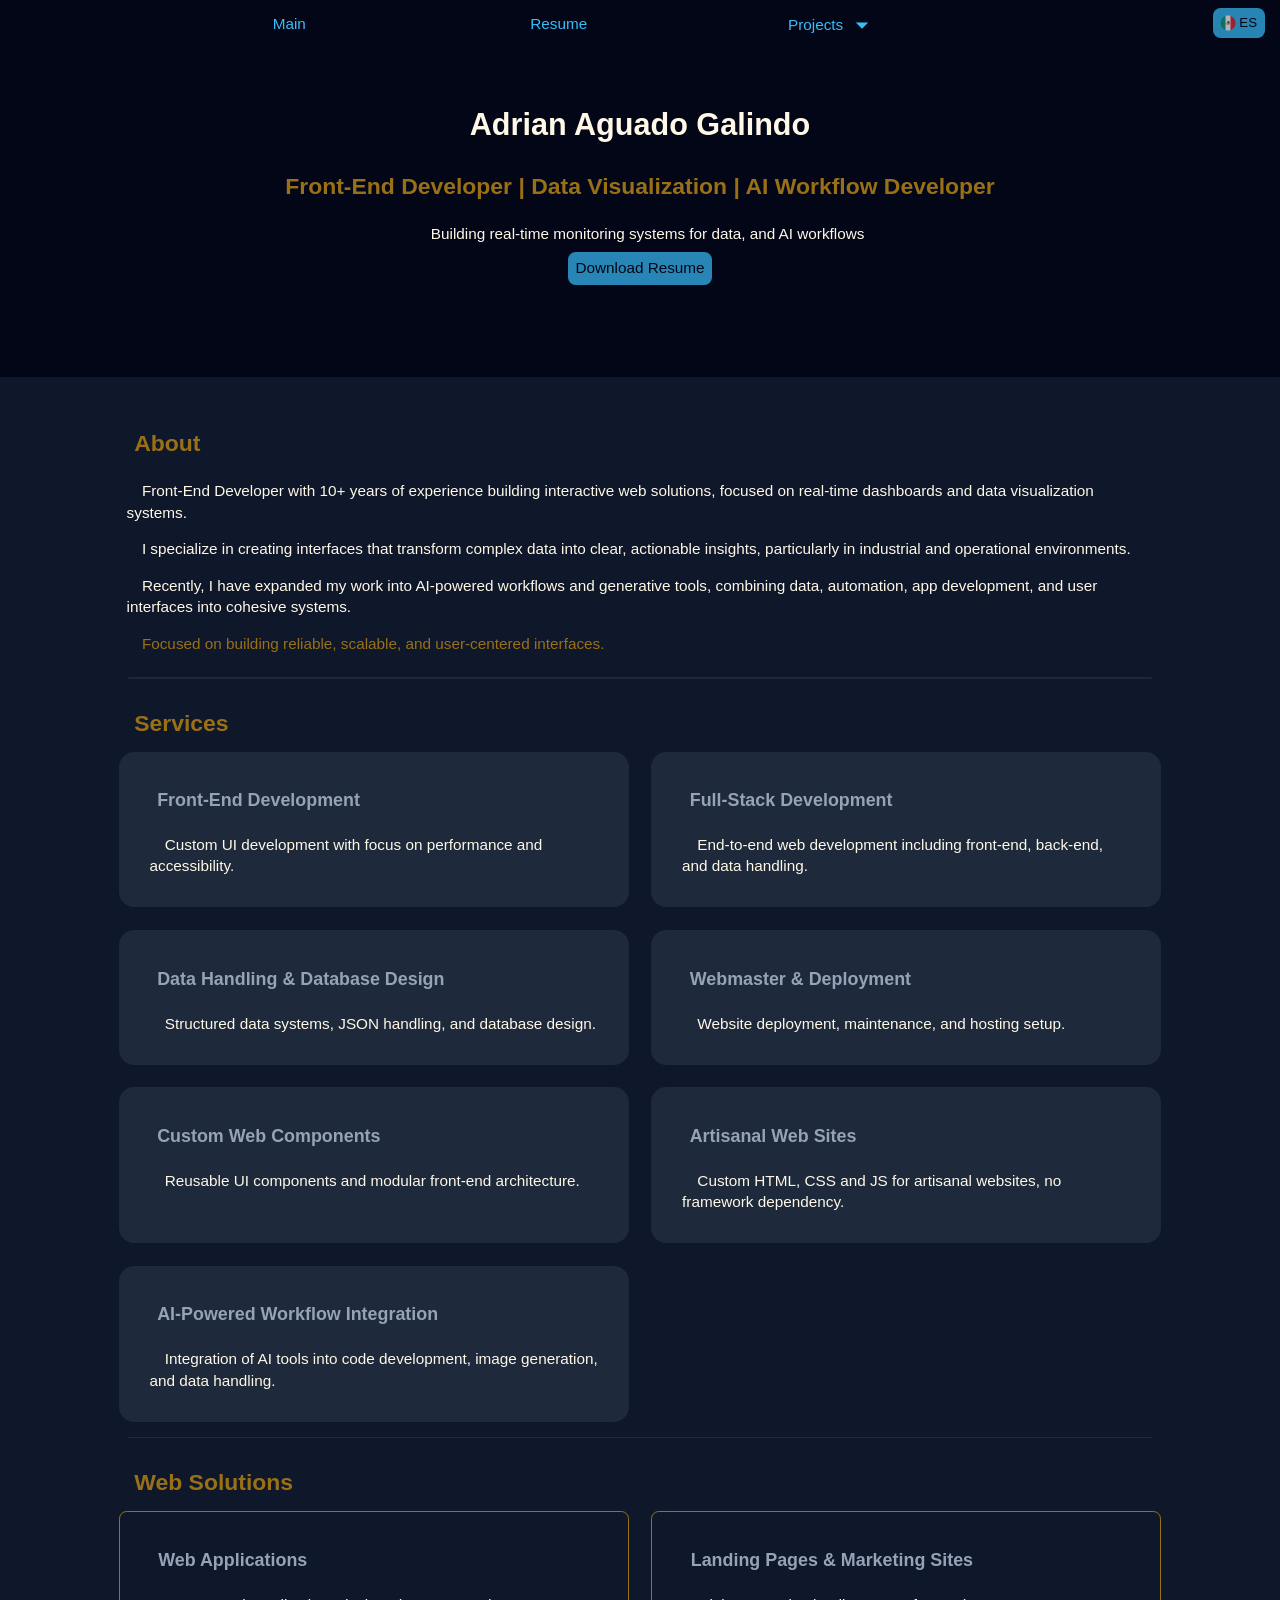
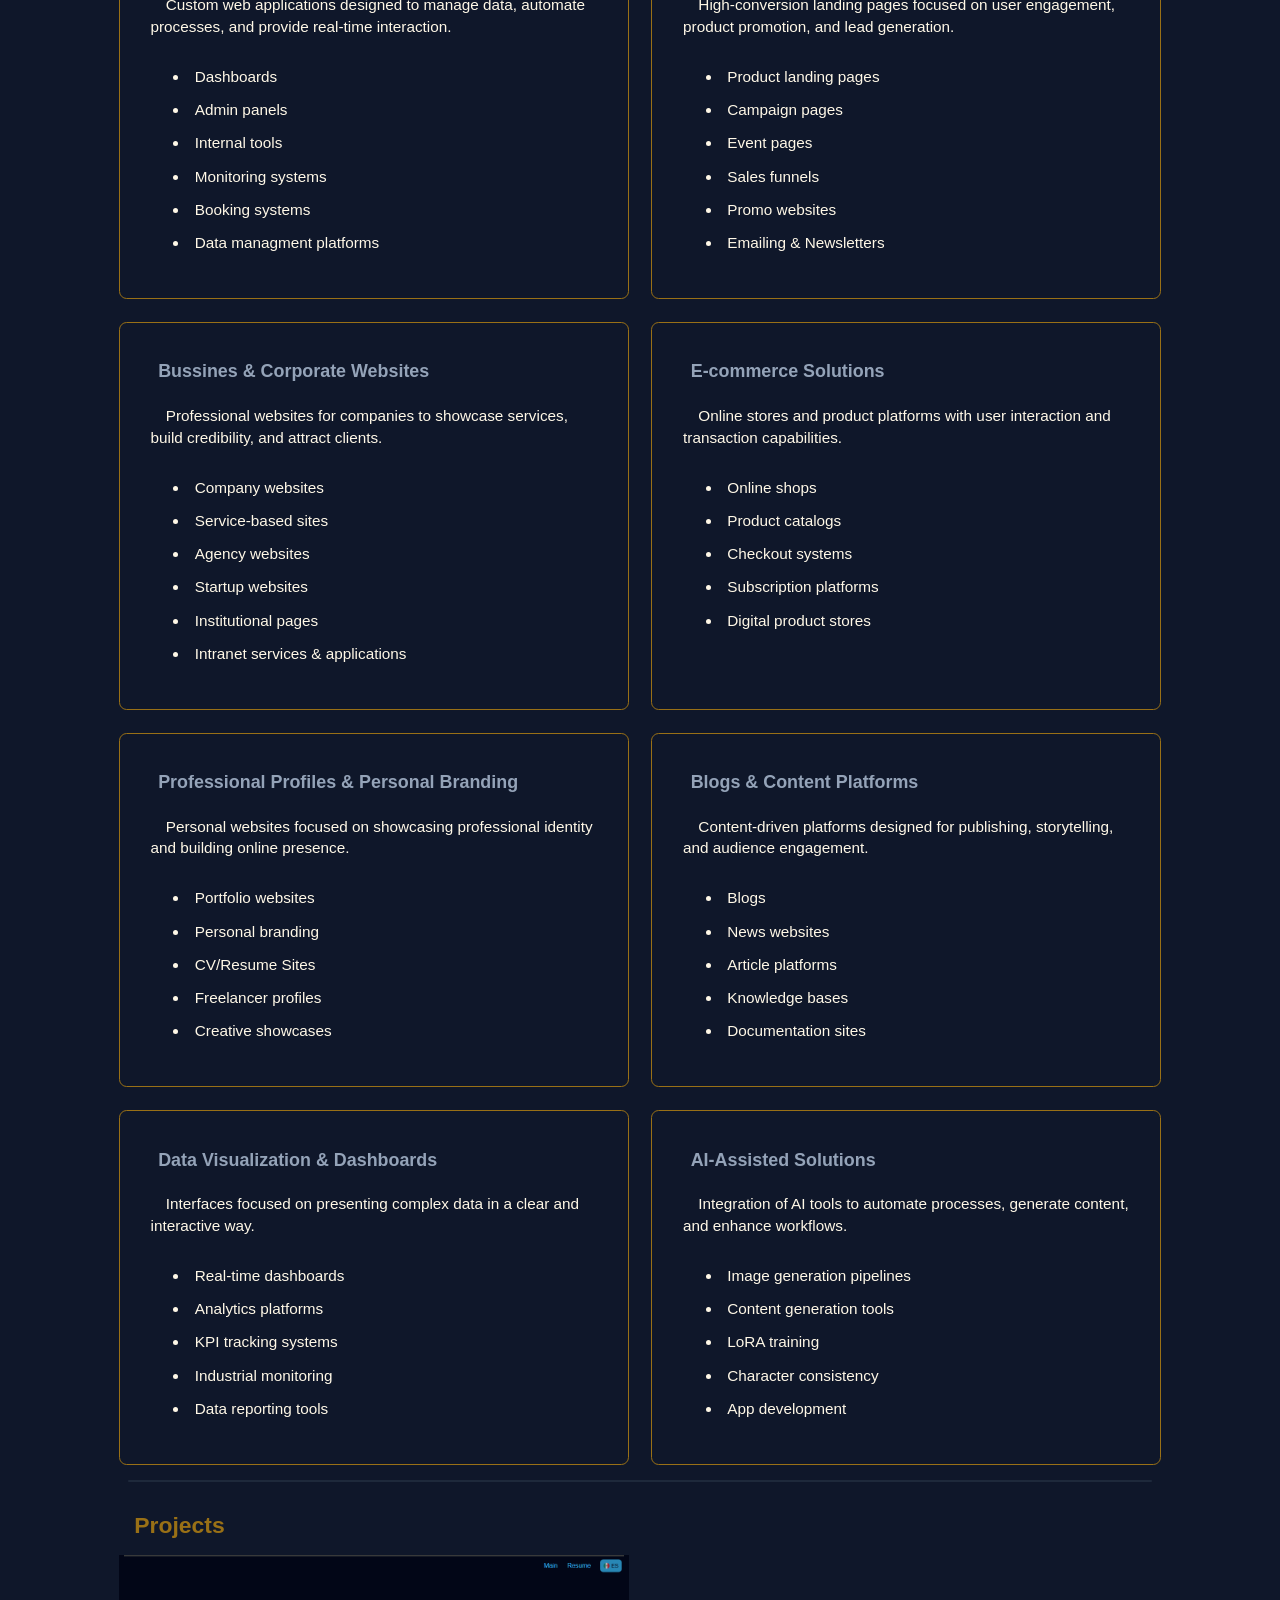
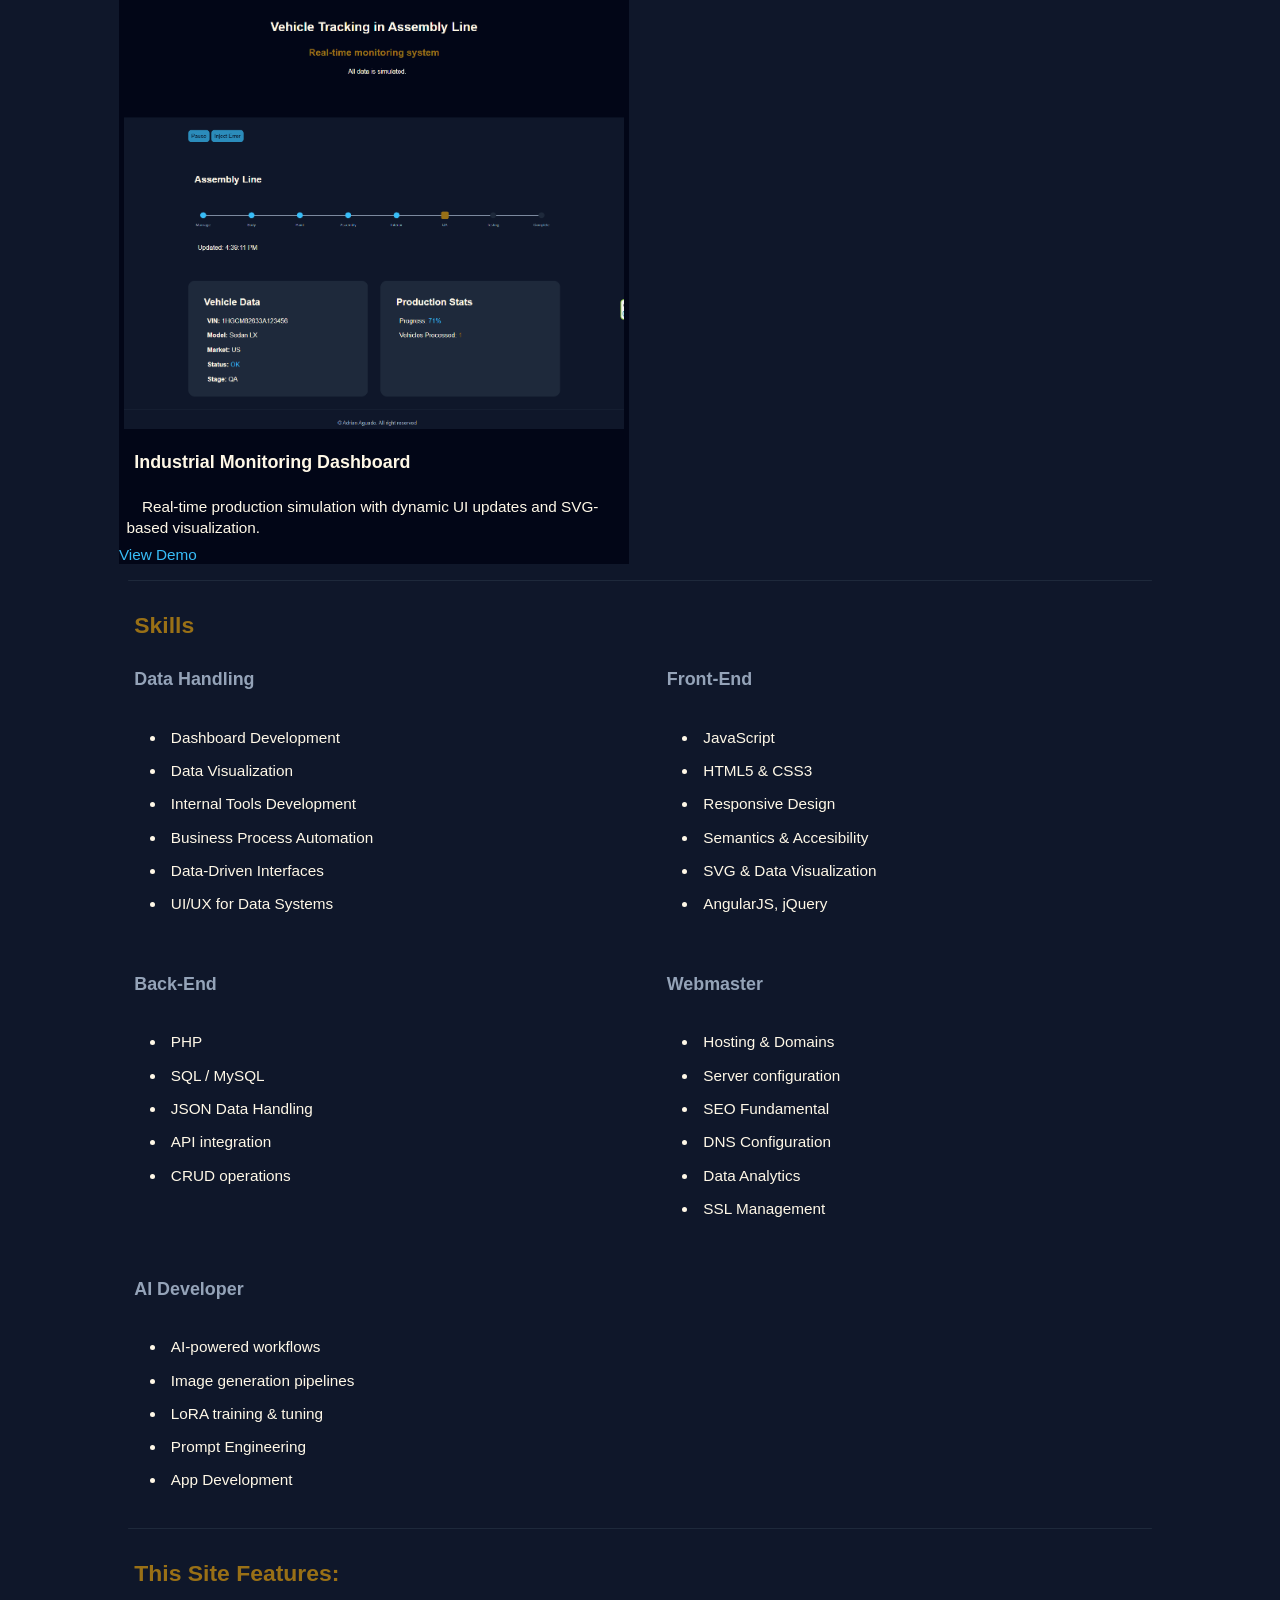
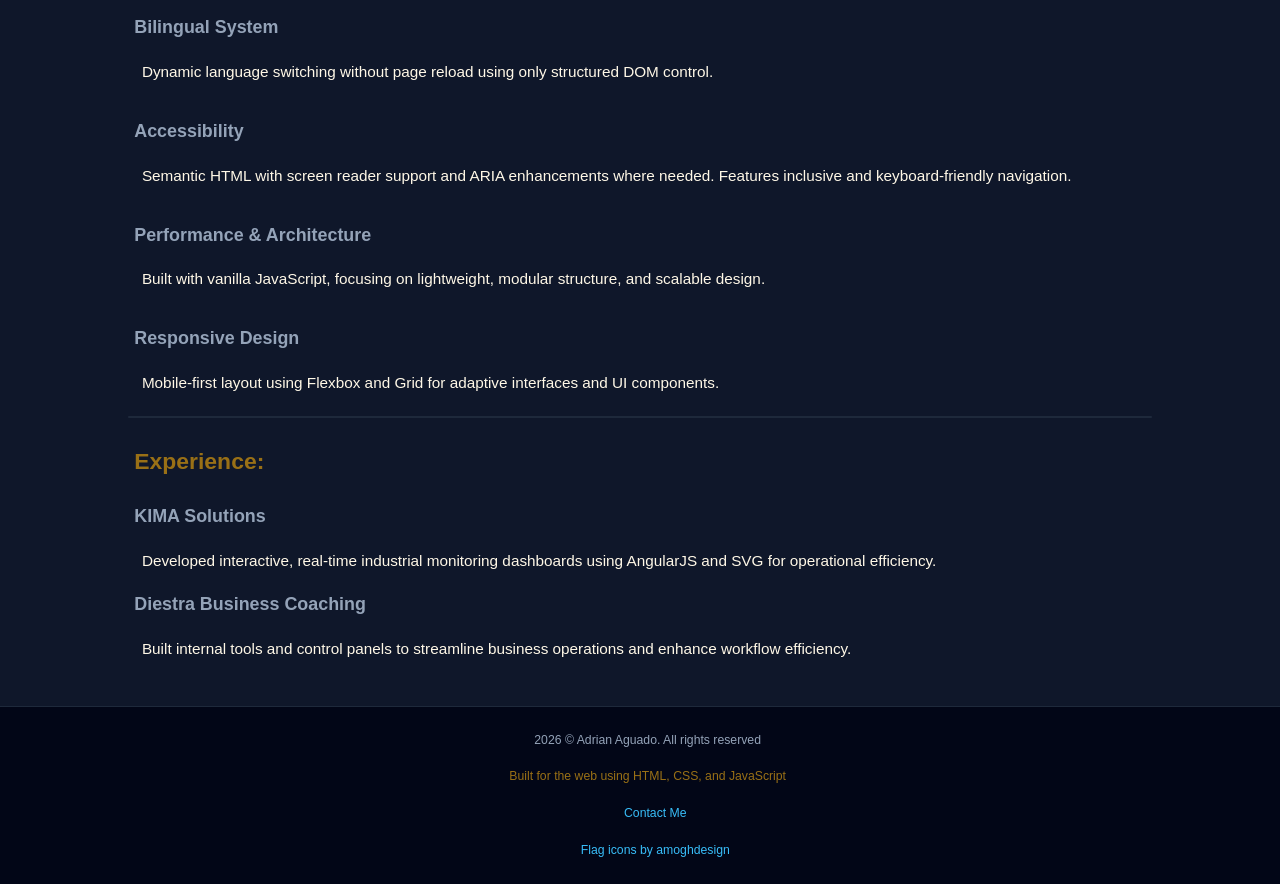
<file: index.html>
<!DOCTYPE html>
<html lang="en">
<head>
  <meta charset="UTF-8">
  <meta name="viewport" content="width=device-width, initial-scale=1.0">
  <meta name="author" content="Adrian Aguado Galindo">
  <meta name="description" content="Front-End Developer specialized in real-time dashboards, data visualization, and AI workflows.">
  <meta name="color-scheme" content="dark light">
  <link rel="icon" href="images/favicon.ico">
  <link rel="stylesheet" href="css/styles.css">
  <title>AAG | Portfolio</title>
</head>
<body data-page="portfolio">
  <!-- SKIP LINK (accesibilidad) -->
  <a href="#mainContent" class="skip-link fixed-txt-size" data-lang="en">Skip to content</a>
  <a href="#mainContent" class="skip-link fixed-txt-size" data-lang="es">Ir al contenido</a>
  <div id="langStatus" class="hidden" aria-live="polite"></div>
  <button class="lang" id="langToggle" aria-label="Change language" aria-pressed="false">
    <img src="images/mx_flag.png" alt="" data-lang="en" aria-hidden="true">
    <img src="images/us_flag.png" alt="" data-lang="es" aria-hidden="true">
    <span id="langTag">ES</span>      
  </button>

  <!-- MENU -->
  <nav id="mainmenu">
    <span class="invisible" data-lang="en">Main navigation</span>
    <span class="invisible" data-lang="es">Navegación principal</span>

    <button id="menuToggle" class="menuButton" aria-label="Open Menu" aria-expanded="false" aria-controls="menuPanel">
      <span class="material-icons" aria-hidden="true">menu</span>
    </button>
  
    <div id="menuPanel" class="menuPanel">
      <ul class="mainMenu" data-lang="en">
        <li><a href="index.html" aria-current="page">Main</a></li>
        <li><a href="cv.html">Resume</a></li>

        <li class="submenuCont">
          <button class="submenuToggle" aria-expanded="false" aria-controls="projectsSubmenu" onclick="toggleSubmenu(this)">
            Projects <span class="material-icons">arrow_drop_down</span>
          </button>
          <ul class="submenuPanel">
            <li><a href="assembly/index.html">Assembly Line</a></li>
            <li><a href="dashboard/index.html">Sales Dashboard</a></li>
          </ul>
        </li>

      </ul>

      <ul class="mainMenu" data-lang="es">
        <li><a href="index.html" aria-current="page">Principal</a></li>
        <li><a href="cv.html">CV</a></li>

        <li class="submenuCont">
          <button class="submenuToggle" aria-expanded="false" aria-controls="projectsSubmenu" onclick="toggleSubmenu(this)">
            Proyectos <span class="material-icons">arrow_drop_down</span>
          </button>
          <ul class="submenuPanel">
            <li><a href="assembly/index.html">Línea de ensamble</a></li>
            <li><a href="dashboard/index.html">Dashboard de ventas</a></li>
          </ul>
        </li>

      </ul>
    </div>
  </nav>

  <!-- HEADER -->
  <header id="herobanner" role="banner">

    <div data-lang="en">
      <h1>Adrian Aguado Galindo</h1>
      <h2>Front-End Developer | Data Visualization | AI Workflow Developer</h2>
      <p role="text">
        Building real-time monitoring systems for data, and AI workflows
      </p>
      <a href="assets/resume_aag_26.pdf" class="download" download aria-label="Download resume as PDF">
        Download Resume
      </a>
    </div>
    
    <div data-lang="es">
      <h1>Adrián Aguado Galindo</h1>
      <h2>Desarrollador Front-End | Visualización de datos | Desarrollador de flujos de trabajo para IA</h2>
      <p role="text">
        Construyendo sistemas de monitoreo en tiempo real para datos, y flujos de trabajo para IA
      </p>
      <a href="assets/cv_aag_26.pdf" class="download" download aria-label="Descargar CV en PDF">
        Descargar CV
      </a>
    </div>

  </header>

  <!-- CONTENT -->
  <main id="maincontent" role="main">
    <!-- ABOUT -->
    <section id="about" aria-labelledby="about-title">

      <div data-lang="en">
        <h2 id="about-title">About</h2>
        <p>
          Front-End Developer with 10+ years of experience building interactive web solutions, focused on real-time dashboards and data visualization systems.
        </p>
        <p>
          I specialize in creating interfaces that transform complex data into clear, actionable insights, particularly in industrial and operational environments.
        </p>
        <p>
          Recently, I have expanded my work into AI-powered workflows and generative tools, combining data, automation, app development, and user interfaces into cohesive systems.
        </p>
        <p class="tagline">
          Focused on building reliable, scalable, and user-centered interfaces.
        </p>
      </div>

      <div data-lang="es">
        <h2 id="about-title">Resumen</h2>
        <p>
          Desarrollador Front-End con más de 10 años de experiencia creando soluciones web interactivas, enfocado en dashboards en tiempo real y sistemas de visualización de datos.
        </p>
        <p>
          Me especializo en construir interfaces que transforman datos complejos en información clara y accionable, especialmente en entornos industriales y operativos.
        </p>
        <p>
          Recientemente he ampliado mi trabajo con flujos de trabajo potenciados por IA y herramientas generativas, combinando datos, automatización e interfaces en sistemas integrados.
        </p>
        <p class="tagline">
          Enfocado en crear interfaces confiables, escalables y centradas en el usuario.
        </p>
      </div>

    </section>

    <hr>

    <!-- SERVICES -->

    <section id="services" aria-labelledby="services-title">

      <div data-lang="en">
        
        <h2 id="services-title">Services</h2>

        <div class="grid-container">

          <article class="card" aria-labelledby="serv-1-title">
            <h3 id="serv-1-title" class="tagline-g">Front-End Development</h3>
            <p>Custom UI development with focus on performance and accessibility.</p>
          </article>

          <article class="card" aria-labelledby="serv-2-title">
            <h3 id="serv-2-title" class="tagline-g">Full-Stack Development</h3>
            <p>End-to-end web development including front-end, back-end, and data handling.</p>
          </article>

          <article class="card" aria-labelledby="serv-3-title">
            <h3 id="serv-3-title" class="tagline-g">Data Handling &amp; Database Design</h3>
            <p>Structured data systems, JSON handling, and database design.</p>
          </article>

          <article class="card" aria-labelledby="serv-4-title">
            <h3 id="serv-4-title" class="tagline-g">Webmaster &amp; Deployment</h3>
            <p>Website deployment, maintenance, and hosting setup.</p>
          </article>

          <article class="card" aria-labelledby="serv-5-title">
            <h3 id="serv-5-title" class="tagline-g">Custom Web Components</h3>
            <p>Reusable UI components and modular front-end architecture.</p>
          </article>

          <article class="card" aria-labelledby="serv-6-title">
            <h3 id="serv-6-title" class="tagline-g">Artisanal Web Sites</h3>
            <p>Custom HTML, CSS and JS for artisanal websites, no framework dependency.</p>
          </article>

          <article class="card" aria-labelledby="serv-7-title">
            <h3 id="serv-7-title" class="tagline-g">AI-Powered Workflow Integration</h3>
            <p>Integration of AI tools into code development, image generation, and data handling.</p>
          </article>

        </div>

      </div>

      <div data-lang="es">

        <h2 id="services-title">Servicios</h2>

        <div class="grid-container">

          <article class="card" aria-labelledby="serv-1-title">
            <h3 id="serv-1-title" class="tagline-g">Desarrollo Front-End</h3>
            <p>Desarrollo personalizado de UI con enfoque en el desempeño y accesibilidad.</p>
          </article>

          <article class="card" aria-labelledby="serv-2-title">
            <h3 id="serv-2-title" class="tagline-g">Desarrollo Full-Stack</h3>
            <p>Desarrollo web integral que incluye: front-end, back-end y manejo de datos.</p>
          </article>

          <article class="card" aria-labelledby="serv-3-title">
            <h3 id="serv-3-title" class="tagline-g">Manejo de Datos &amp; Diseño de Bases de Datos</h3>
            <p>Manejo de sistemas de datos estructurado, procesamiento de JASON y diseño de bases de datos.</p>
          </article>

          <article class="card" aria-labelledby="serv-4-title">
            <h3 id="serv-4-title" class="tagline-g">Webmaster &amp; Despliegue</h3>
            <p>Despliegue de sitios web, mantenimiento y confguración de servidores, hospedaje y dominios.</p>
          </article>

          <article class="card" aria-labelledby="serv-5-title">
            <h3 id="serv-5-title" class="tagline-g">Componentes Web Personalizados</h3>
            <p>Componentes de UI reutilizables y arquitectura front-end modular.</p>
          </article>

          <article class="card" aria-labelledby="serv-6-title">
            <h3 id="serv-6-title" class="tagline-g">Sitios Web Artesanales</h3>
            <p>HTML, CSS y JS personalizado para sitios web artesanales, sin dependencia de frameworks.</p>
          </article>

          <article class="card" aria-labelledby="serv-7-title">
            <h3 id="serv-7-title" class="tagline-g">Integración de Flujos de Trabajo con IA</h3>
            <p>Integración de herramientas de IA para desarrollo de código, generación de imágenes y manejo de datos.</p>
          </article>

        </div>

      </div>

    </section>

    <hr>

    <!-- SOLUTIONS -->

    <section id="solutions" aria-labelledby="solutions-title">

      <div data-lang="en">

        <h2 id="solutions-title">Web Solutions</h2>
        
        <div class="grid-container">
          
          <article class="card-alt" aria-labelledby="sols-1-title">
            <h3 class="tagline-g" id="sols-1-title">Web Applications</h3>
            <p>Custom web applications designed to manage data, automate processes, and provide real-time interaction.</p>
            <ul>
              <li>Dashboards</li>
              <li>Admin panels</li>
              <li>Internal tools</li>
              <li>Monitoring systems</li>
              <li>Booking systems</li>
              <li>Data managment platforms</li>
            </ul>
          </article>

          <article class="card-alt" aria-labelledby="sols-2-title">
            <h3 class="tagline-g" id="sols-2-title">Landing Pages &amp; Marketing Sites</h3>
            <p>High-conversion landing pages focused on user engagement, product promotion, and lead generation.</p>
            <ul>
              <li>Product landing pages</li>
              <li>Campaign pages</li>
              <li>Event pages</li>
              <li>Sales funnels</li>
              <li>Promo websites</li>
              <li>Emailing &amp; Newsletters</li>
            </ul>
          </article>

          <article class="card-alt" aria-labelledby="sols-3-title">
            <h3 class="tagline-g" id="sols-3-title">Bussines &amp; Corporate Websites</h3>
            <p>Professional websites for companies to showcase services, build credibility, and attract clients.</p>
            <ul>
              <li>Company websites</li>
              <li>Service-based sites</li>
              <li>Agency websites</li>
              <li>Startup websites</li>
              <li>Institutional pages</li>
              <li>Intranet services &amp; applications</li>
            </ul>
          </article>

          <article class="card-alt" aria-labelledby="sols-4-title">
            <h3 class="tagline-g" id="sols-4-title">E-commerce Solutions</h3>
            <p>Online stores and product platforms with user interaction and transaction capabilities.</p>
            <ul>
              <li>Online shops</li>
              <li>Product catalogs</li>
              <li>Checkout systems</li>
              <li>Subscription platforms</li>
              <li>Digital product stores</li>
            </ul>
          </article>

          <article class="card-alt" aria-labelledby="sols-5-title">
            <h3 class="tagline-g" id="sols-5-title">Professional Profiles &amp; Personal Branding</h3>
            <p>Personal websites focused on showcasing professional identity and building online presence.</p>
            <ul>
              <li>Portfolio websites</li>
              <li>Personal branding</li>
              <li>CV/Resume Sites</li>
              <li>Freelancer profiles</li>
              <li>Creative showcases</li>
            </ul>
          </article>

          <article class="card-alt" aria-labelledby="sols-6-title">
            <h3 class="tagline-g" id="sols-6-title">Blogs &amp; Content Platforms </h3>
            <p>Content-driven platforms designed for publishing, storytelling, and audience engagement.</p>
            <ul>
              <li>Blogs</li>
              <li>News websites</li>
              <li>Article platforms</li>
              <li>Knowledge bases</li>
              <li>Documentation sites</li>
            </ul>
          </article>

          <article class="card-alt" aria-labelledby="sols-7-title">
            <h3 class="tagline-g" id="sols-7-title">Data Visualization &amp; Dashboards</h3>
            <p>Interfaces focused on presenting complex data in a clear and interactive way.</p>
            <ul>
              <li>Real-time dashboards</li>
              <li>Analytics platforms</li>
              <li>KPI tracking systems</li>
              <li>Industrial monitoring</li>
              <li>Data reporting tools</li>
            </ul>
          </article>

          <article class="card-alt" aria-labelledby="sols-8-title">
            <h3 class="tagline-g" id="sols-8-title">AI-Assisted Solutions</h3>
            <p>Integration of AI tools to automate processes, generate content, and enhance workflows.</p>
            <ul>
              <li>Image generation pipelines</li>
              <li>Content generation tools</li>
              <li>LoRA training</li>
              <li>Character consistency</li>
              <li>App development</li>
            </ul>
          </article>

        </div>

      </div>

      <div data-lang="es">

        <h2 id="solutions-title">Soluciones Web</h2>

        <div class="grid-container">

          <article class="card-alt" aria-labelledby="sols-1-title">
            <h3 class="tagline-g" id="sols-1-title">Aplicaciones Web</h3>
            <p>Aplicaciones web personalizadas diseñadas para manejo de datos, automatización de procesos e interacción en tiempo real.</p>
            <ul>
              <li>Dashboards</li>
              <li>Paneles de administración</li>
              <li>Herramientas internas</li>
              <li>Sistemas de monotireo</li>
              <li>Reservaciones</li>
              <li>Plataformas de manejo de datos</li>
            </ul>
          </article>

          <article class="card-alt" aria-labelledby="sols-2-title">
            <h3 class="tagline-g" id="sols-2-title">Landing Pages &amp; Sitios de marketing</h3>
            <p>Landing pages de alta conversión enfocadas en atracción de usuarios, promocíon de productos y generación de clientes.</p>
            <ul>
              <li>Landing pages de productos</li>
              <li>Páginas de campañas</li>
              <li>Páginas de eventos</li>
              <li>Embudos de ventas</li>
              <li>Sitios web promocionales</li>
              <li>Emailing &amp; Boltines</li>
            </ul>
          </article>

          <article class="card-alt" aria-labelledby="sols-3-title">
            <h3 class="tagline-g" id="sols-3-title">Sitios Web Corporativos &amp; Negocios</h3>
            <p>Sitios web profesionales como escaparate para servicios empresariales, esto ayuda a ocnstruir credibilidad y atraer clientes.</p>
            <ul>
              <li>Sitios web para compañías</li>
              <li>Sitos web basados en servicios</li>
              <li>Sitios web para agencias</li>
              <li>Startups</li>
              <li>Páginas institucionales</li>
              <li>Servicios &amp; aplicaciones en intranet</li>
            </ul>
          </article>

          <article class="card-alt" aria-labelledby="sols-4-title">
            <h3 class="tagline-g" id="sols-4-title">Soluciones Comercio Electrónico</h3>
            <p>Tiendas en línea y plataformas de productos que permiten interacción con los usuarios y tienen capacidad para realizar transacciones.</p>
            <ul>
              <li>Tiendas en línea</li>
              <li>Catálogos de productos</li>
              <li>Sistemas de pago</li>
              <li>Plataformas de suscripción</li>
              <li>Tiendas para productos digitles</li>
            </ul>
          </article>

          <article class="card-alt" aria-labelledby="sols-5-title">
            <h3 class="tagline-g" id="sols-5-title">Perfiles Profesionales &amp; Marca Personal</h3>
            <p>Sitios web personales, enfocados en mostrar una identidad profesional y construir una presencia en línea.</p>
            <ul>
              <li>Portafolios en línea</li>
              <li>Sitio web personalizado</li>
              <li>Sitio web para CV</li>
              <li>Perfiles Freelancer</li>
              <li>Galerías creativas</li>
            </ul>
          </article>

          <article class="card-alt" aria-labelledby="sols-6-title">
            <h3 class="tagline-g" id="sols-6-title">Blogs &amp; Plataformas de contenido </h3>
            <p>Plataformas de contenido diseñadas para publicar, crear narrativas y conectar con la audiencia.</p>
            <ul>
              <li>Blogs</li>
              <li>Sitios web de noticias</li>
              <li>Plataformas de artículos</li>
              <li>Bases de conocimiento</li>
              <li>Sitios para documentación</li>
            </ul>
          </article>

          <article class="card-alt" aria-labelledby="sols-7-title">
            <h3 class="tagline-g" id="sols-7-title">Visualización de datos &amp; Dashboards</h3>
            <p>Interfaces enfocadas en representar datos complejos de manera clara e interactiva.</p>
            <ul>
              <li>Dashboards en tiempo real</li>
              <li>Plataformas de análisis</li>
              <li>Sistemas de monitoreo de KPI</li>
              <li>Monitoreo industrial</li>
              <li>Herramientas para reporte de datos</li>
            </ul>
          </article>

          <article class="card-alt" aria-labelledby="sols-8-title">
            <h3 class="tagline-g" id="sols-8-title">Soluciones asistidas por IA</h3>
            <p>Integración de herramientas IA para automatización de procesos, generación de contenido y mejora de flujos de trabajo.</p>
            <ul>
              <li>Pipelines para generación de imágenes</li>
              <li>Herramientas para generación de contenido</li>
              <li>Entrenamiento de LoRA</li>
              <li>Consistencia de personajes</li>
              <li>Desarrollo de aplicaciones</li>
            </ul>
          </article>

        </div>

      </div>

    </section>

    <hr>

    <!-- PROJECTS -->
    <section id="featured" aria-labelledby="projects-title">

      <div data-lang="en">

        <h2 id="projects-title">Projects</h2>
        
        <div class="projects-grid">

          <article class="projects-card" aria-labelledby="project-1-title">
            <img src="images/project1.png" alt="Industrial dashboard preview">

            <div class="project-content">
              <h3 id="project-1-title">Industrial Monitoring Dashboard</h3>
              <p>
                Real-time production simulation with dynamic UI updates and SVG-based visualization.
              </p>
              <a href="./demo/index.html" aria-label="View industrial monitoring dashboard demo">View Demo</a>
            </div>
          </article>

        </div>

      </div>

      <div data-lang="es">
        
        <h2 id="projects-title">Proyectos</h2>

        <div class="projects-grid">
        
          <article class="projects-card" aria-labelledby="project-1-title">
            <img src="images/project1.png" alt="Industrial dashboard preview">

            <div class="project-content">
              <h3 id="project-1-title">Dashboard de Monitoreo Industrial</h3>
              <p>
                Simulación de una línea de producción en tiempo real con actualización dinámica de UI y visualización con gráficos SVG
              </p>
              <a href="./demo/index.html" aria-label="Ver el demo del sistema de monitoreo industrial">Ver Demo</a>
            </div>
          </article>

        </div>

    </section>
    
    <hr>

    <!-- SKILLS -->
    <section id="skills" aria-labelledby="skills-title">

      <div data-lang="en">

        <h2 id="skills-title">Skills</h2>

        <div class="grid-container">
          
          <article aria-labelledby="skill-1-title">
            <h3 id="skill-1-title" class="tagline-g">Data Handling</h3>
            <ul>
              <li>Dashboard Development</li>
              <li>Data Visualization</li>
              <li>Internal Tools Development</li>
              <li>Business Process Automation</li>
              <li>Data-Driven Interfaces</li>
              <li>UI/UX for Data Systems</li>
            </ul>
          </article>

          <article aria-labelledby="skill-1-title">
            <h3 id="skill-1-title" class="tagline-g">Front-End</h3>
            <ul>
              <li>JavaScript</li>
              <li>HTML5 &amp; CSS3</li>
              <li>Responsive Design</li>
              <li>Semantics &amp; Accesibility</li>
              <li>SVG &amp; Data Visualization</li>
              <li>AngularJS, jQuery</li>
            </ul>
          </article>

          <article aria-labelledby="skill-2-title">
            <h3 id="skill-2-title" class="tagline-g">Back-End</h3>
            <ul>
              <li>PHP</li>
              <li>SQL / MySQL</li>
              <li>JSON Data Handling</li>
              <li>API integration</li>
              <li>CRUD operations</li>
            </ul>
          </article>

          <article aria-labelledby="skill-3-title">
            <h3 id="skill-3-title" class="tagline-g">Webmaster</h3>
            <ul>
              <li>Hosting &amp; Domains</li>
              <li>Server configuration</li>
              <li>SEO Fundamental</li>
              <li>DNS Configuration</li>
              <li>Data Analytics</li>
              <li>SSL Management</li>
            </ul>
          </article>

          <article aria-labelledby="skill-4-title">
            <h3 id="skill-4-title" class="tagline-g">AI Developer</h3>
            <ul>
              <li>AI-powered workflows</li>
              <li>Image generation pipelines</li>
              <li>LoRA training &amp; tuning</li>
              <li>Prompt Engineering</li>
              <li>App Development</li>
            </ul>
          </article>

        </div>

      </div>

      <div data-lang="es">

        <h2 id="skills-title">Habilidades:</h2>
        
        <div class="grid-container">

          <article aria-labelledby="skill-1-title">
            <h3 id="skill-1-title" class="tagline-g">Manejo de datos</h3>
            <ul>
              <li>Desarrollo de dashboards</li>
              <li>Visualización de datos</li>
              <li>Desarrollo de herramientas internas</li>
              <li>automatización de procesos</li>
              <li>Interfaces para datos</li>
              <li>UI/UX para sistemas de datos</li>
            </ul>
          </article>
          
          <article aria-labelledby="skill-1-title">
            <h3 id="skill-1-title" class="tagline-g">Front-End</h3>
            <ul>
              <li>JavaScript</li>
              <li>HTML5 &amp; CSS3</li>
              <li>Diseño Responsivo</li>
              <li>Semántica &amp; Accesibilidad</li>
              <li>SVG &amp; Visualización de Datos</li>
              <li>AngularJS, jQuery</li>
            </ul>
          </article>

          <article aria-labelledby="skill-2-title">
            <h3 id="skill-2-title" class="tagline-g">Back-End</h3>
            <ul>
              <li>PHP</li>
              <li>SQL / MySQL</li>
              <li>Manejo de Datos en JSON</li>
              <li>Integración con API</li>
              <li>Operaciones CRUD</li>
            </ul>
          </article>

          <article aria-labelledby="skill-3-title">
            <h3 id="skill-3-title" class="tagline-g">Webmaster</h3>
            <ul>
              <li>Hospedaje &amp; Dominios</li>
              <li>Configuración de Servidores</li>
              <li>Fundamentos de SEO</li>
              <li>Configuración de DNS</li>
              <li>Data Analytic</li>
              <li>Administración de SSL</li>
            </ul>
          </article>

          <article aria-labelledby="skill-4-title">
            <h3 id="skill-4-title" class="tagline-g">Desarrollo IA</h3>
            <ul>
              <li>Flujos de trabajo potenciados por IA</li>
              <li>Pipelines para generación de imágenes</li>
              <li>Entrenamiento &amp; Refinamiento de LoRA</li>
              <li>Ingeniería de Prompt</li>
              <li>Desarrollo de Apps</li>
            </ul>
          </article>

        </div>

      </div>

    </section>

    <hr>

    <!-- FEATURES -->
    <section id="thissite" aria-labelledby="thissite-title">

      <div data-lang="en">

        <h2 id="thissite-title">This Site Features:</h2>
        
        <article class="margin-down" aria-labelledby="feat-1-title">
          <h3 id="feat-1-title" class="tagline-g">Bilingual System</h3>
          <p>Dynamic language switching without page reload using only structured DOM control.</p>
        </article>

        <article class="margin-down" aria-labelledby="feat-2-title">
          <h3 id="feat-2-title" class="tagline-g">Accessibility</h3>
          <p>Semantic HTML with screen reader support and ARIA enhancements where needed. Features inclusive and keyboard-friendly navigation.</p>
        </article>

        <article class="margin-down" aria-labelledby="feat-3-title">
          <h3 id="feat-3-title" class="tagline-g">Performance &amp; Architecture</h3>
          <p>Built with vanilla JavaScript, focusing on lightweight, modular structure, and scalable design.</p>
        </article>

        <article class="margin-down" aria-labelledby="feat-4-title">
          <h3 id="feat-4-title" class="tagline-g">Responsive Design</h3>
          <p>Mobile-first layout using Flexbox and Grid for adaptive interfaces and UI components.</p>
        </article>

      </div>

      <div data-lang="es">

        <h2 id="thissite-title">Características del sitio:</h2>

        <article class="margin-down" aria-labelledby="feat-1-title">
          <h3 id="feat-1-title" class="tagline-g">Sistema Bilingüe</h3>
          <p>Cambio dinámico de idioma sin recargar la página, utilizando únicamente control estructurado del DOM.</p>
        </article>

        <article class="margin-down" aria-labelledby="feat-2-title">
          <h3 id="feat-2-title" class="tagline-g">Accesibilidad</h3>
          <p>HTML semántico con soporte para lectores de pantalla y etiquetado ARIA cuando fue necesario. La navegación es inclusiva y accesible para el teclado.</p>
        </article>

        <article class="margin-down" aria-labelledby="feat-3-title">
          <h3 id="feat-3-title" class="tagline-g">Desempeño &amp; Arquitectura </h3>
          <p>Construido sólo con JavaScript, con enfoque en ligereza de líneas, estructura modular y diseño escalable.</p>
        </article>

        <article class="margin-down" aria-labelledby="feat-4-title">
          <h3 id="feat-4-title" class="tagline-g">Diseño Responsivo</h3>
          <p>Diseñado con un enfoque mobile-first, utilizando Flexbox y Grid para crear una interfaz y componentes UI adaptativos.</p>
        </article>

      </div>

    </section>

    <hr>

    <!-- EXPERIENCE -->
    <section id="experience" aria-labelledby="experience-title">

      <div data-lang="en">

        <h2 id="experience-title">Experience:</h2>

        <article aria-labelledby="exp-1-title">
          <h3 id="exp-1-title" class="tagline-g">KIMA Solutions</h3>
          <p>
            Developed interactive, real-time industrial monitoring dashboards using AngularJS and SVG for operational efficiency.
          </p>
        </article>

        <article aria-labelledby="exp-2-title">
          <h3 id="exp-2-title" class="tagline-g">Diestra Business Coaching</h3>
          <p>
            Built internal tools and control panels to streamline business operations and   enhance workflow efficiency.
          </p>
        </article>

      </div>

      <div data-lang="es">

        <h2 id="experience-title">Experiencia:</h2>

        <article aria-labelledby="exp-1-title">
          <h3 id="exp-1-title" class="tagline-g">KIMA Solutions</h3>
          <p>
            Desarrollo de dashboards interactivos de monitoreo industrial en tiempo real usando AngularJS y SVG para mejorar la eficiencia operativa.
          </p>
        </article>

        <article aria-labelledby="exp-2-title">
          <h3 id="exp-2-title" class="tagline-g">Diestra Business Coaching</h3>
          <p>
            Creación de herramientas internas y paneles de control para optimizar las operaciones del negocio y mejorar los flujos de trabajo.
          </p>
        </article>

      </div>
      
    </section>

  </main>

  <!-- FOOTER -->
  <footer id="mainfooter" role="contentinfo">
    <div data-lang="en">
      <p>2026 &copy; Adrian Aguado. All rights reserved</p>
      <p class="tagline">Built for the web using HTML, CSS, and JavaScript</p>
      <p>
        <a href="mailto:a.aguado.g@hotmail.com">Contact Me</a>
      </p>
      <p>
        <a href="https://www.flaticon.com/packs/international-circular-flags" target="_blank" rel="noopener noreferrer" aria-label="View flag icon credits (opens in a new tab)">Flag icons by amoghdesign</a>
      </p>
    </div>

    <div data-lang="es">
      <p>2026 &copy; Adrián Aguado. Todos los derechos reservados</p>
      <p class="tagline">Desarrollado para la web usando HTML, CSS y JavaScript</p>
      <p>
        <a href="mailto:a.aguado.g@hotmail.com">Contáctame</a>
      </p>
      <p>
        <a href="https://www.flaticon.com/packs/international-circular-flags" target="_blank" rel="noopener noreferrer" aria-label="Ver créditos de iconos de banderas (abre en nueva pestaña)">Flag icons by amoghdesign</a>
      </p>
    </div>
  </footer>

  <script src="js/app.js"></script>
  <script src="js/lang.js"></script>
</body>
</html>
</file>
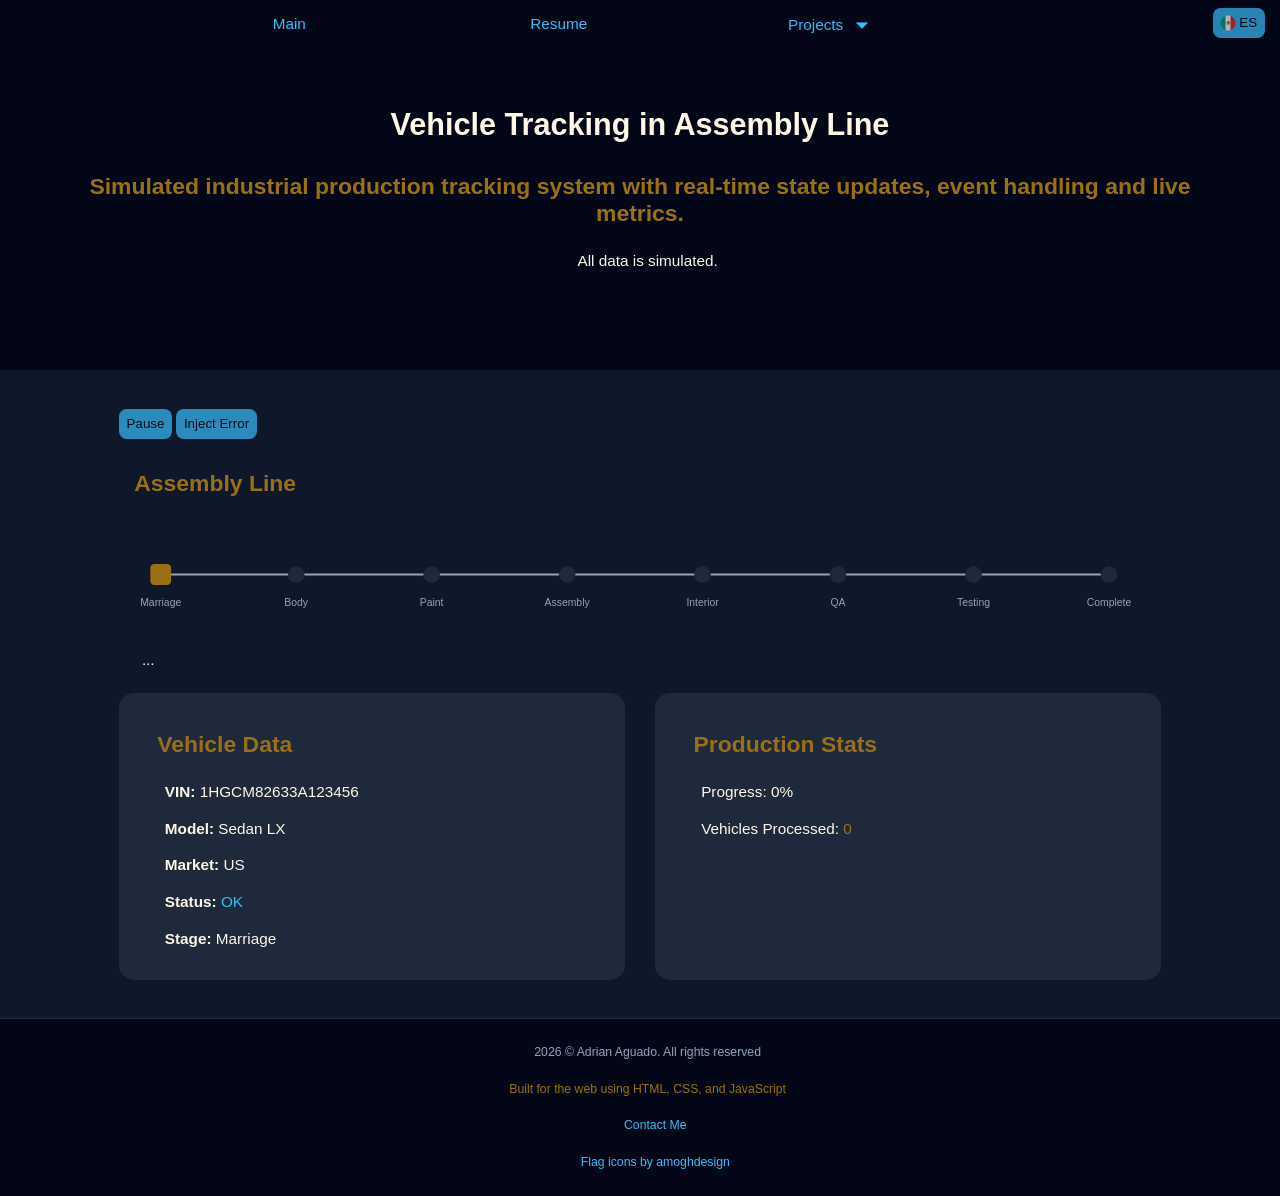
<file: assembly/index.html>
<!DOCTYPE html>
<head>
   <meta charset="UTF-8">
  <meta name="viewport" content="width=device-width, initial-scale=1.0">
  <meta name="author" content="Adrian Aguado Galindo">
  <meta name="description" content="Front-End Developer specialized in real-time dashboards, data visualization, and AI workflows.">
  <meta name="color-scheme" content="dark light">
  <link rel="icon" href="../images/favicon.ico">
  <link rel="stylesheet" href="../css/styles.css">
  <title>AAG | Resume</title>
</head>
<body data-page="demo">
  <!-- SKIP LINK (accesibilidad) -->
  <a href="#mainContent" class="skip-link fixedTxtSize" data-lang="en">Skip to content</a>
  <a href="#mainContent" class="skip-link fixedTxtSize" data-lang="es">Ir al contenido</a>
  <div id="langStatus" class="hidden" aria-live="polite"></div>
  <button class="lang" id="langToggle" aria-label="Change language" aria-pressed="false">
    <img src="../images/mx_flag.png" alt="" data-lang="en" aria-hidden="true">
    <img src="../images/us_flag.png" alt="" data-lang="es" aria-hidden="true">
    <span id="langTag">ES</span>      
  </button>

  <!-- MENU -->
  <nav id="mainmenu">
    <span class="invisible" data-lang="en">Main navigation</span>
    <span class="invisible" data-lang="es">Navegación principal</span>

    <button id="menuToggle" class="menuButton" aria-label="Open Menu" aria-expanded="false" aria-controls="menuPanel">
      <span class="material-icons" aria-hidden="true">menu</span>
    </button>
  
    <div id="menuPanel" class="menuPanel">
      <ul class="mainMenu" data-lang="en">
        <li><a href="../index.html">Main</a></li>
        <li><a href="../cv.html">Resume</a></li>

        <li class="submenuCont">
          <button class="submenuToggle" aria-expanded="false" aria-controls="projectsSubmenu" onclick="toggleSubmenu(this)">
            Projects <span class="material-icons">arrow_drop_down</span>
          </button>
          <ul class="submenuPanel">
            <li><a href="../assembly/index.html" aria-current="page">Assembly Line</a></li>
            <li><a href="../dashboard/index.html">Sales Dashboard</a></li>
          </ul>
        </li>

      </ul>

      <ul class="mainMenu" data-lang="es">
        <li><a href="../index.html" aria-current="page">Principal</a></li>
        <li><a href="../cv.html">CV</a></li>

        <li class="submenuCont">
          <button class="submenuToggle" aria-expanded="false" aria-controls="projectsSubmenu" onclick="toggleSubmenu(this)">
            Proyectos <span class="material-icons">arrow_drop_down</span>
          </button>
          <ul class="submenuPanel">
            <li><a href="../assembly/index.html" aria-current="page">Línea de ensamble</a></li>
            <li><a href="../dashboard/index.html">Dashboard de ventas</a></li>
          </ul>
        </li>

      </ul>
    </div>
  </nav>

  <!-- HEADER -->
  <header id="herobanner" role="banner">

    <div data-lang="en">
      <h1>Vehicle Tracking in Assembly Line</h1>
      <h2 class="tagline">Simulated industrial production tracking system with real-time state updates, event handling and live metrics.</h2>
      <p>All data is simulated.</p>
    </div>

    <div data-lang="es">
      <h1>Rastreo de vehículos en línea de ensamble</h1>
      <h2 class="tagline">Sistema simulado de seguimiento de producción industrial con actualización en tiempo real, manejo de eventos y métricas en vivo.</h2>
      <p>Los datos son simulados.</p>
    </div>
    
  </header>

  <!-- CONTENT -->
  <main id="maincontent" role="main">
    
    <section data-lang="en">
      <button onclick="toggleRun(this)">Pause</button>
      <button onclick="forceError(this)">Inject Error</button>
    </section>
    <section data-lang="es">
      <button onclick="toggleRun(this)">Pausar</button>
      <button onclick="forceError(this)">Forzar Error</button>
    </section>
    <!-- Pipeline (visual principal) -->
    <section class="lineSection">
      <h2 data-lang="en">Assembly Line</h2> 
      <h2 data-lang="es">Línea de ensamble</h2>  
      <svg id="lineSvg" width="100%" height="120" viewBox="0 0 1000 120"></svg>
      <p id="timestamp">...</p>
    </section>

    <!-- Panel de información -->
    <section class="infoSection">
      <article class="card">
        <h2 data-lang="en">Vehicle Data</h2>
        <h2 data-lang="es">Datos del vehículo</h2>
        <div>
          <p>
            <strong>VIN:</strong> 
            <span id="vin"></span>
          </p>
          <p>
            <strong>Model:</strong> 
            <span id="model"></span>
          </p>
          <p>
            <strong>Market:</strong> 
            <span id="market"></span>
          </p>
          <p>
            <strong>Status:</strong> 
            <span id="status"></span>
          </p>
          <p>
            <strong>Stage:</strong> 
            <span id="stage"></span>
          </p>
        </div>
      </article>

      <article class="card">
        <h2 data-lang="en">Production Stats</h2>
        <h2 data-lang="es">Estadísticas</h2>
        <p>
          <span data-lang="en">Progress: </span>
          <span data-lang="es">Progreso: </span>
          <span id="progress" class="tagline_bis"></span>
        </p>
        <p>
          <span data-lang="en">Vehicles Processed: </span>
          <span data-lang="es">Vehículos procesados: </span>
           <span id="count" class="tagline"></span>
        </p>
      </article>
    </section>

  </main>

  <!-- FOOTER -->
  <footer id="mainfooter" role="contentinfo">
    <div data-lang="en">
      <p>2026 &copy; Adrian Aguado. All rights reserved</p>
      <p class="tagline">Built for the web using HTML, CSS, and JavaScript</p>
      <p>
        <a href="mailto:a.aguado.g@hotmail.com">Contact Me</a>
      </p>
      <p>
        <a href="https://www.flaticon.com/packs/international-circular-flags" target="_blank" rel="noopener noreferrer" aria-label="View flag icon credits (opens in a new tab)">Flag icons by amoghdesign</a>
      </p>
    </div>

    <div data-lang="es">
      <p>2026 &copy; Adrián Aguado. Todos los derechos reservados</p>
      <p class="tagline">Desarrollado para la web usando HTML, CSS y JavaScript</p>
      <p>
        <a href="mailto:a.aguado.g@hotmail.com">Contáctame</a>
      </p>
      <p>
        <a href="https://www.flaticon.com/packs/international-circular-flags" target="_blank" rel="noopener noreferrer" aria-label="Ver créditos de iconos de banderas (abre en nueva pestaña)">Flag icons by amoghdesign</a>
      </p>
    </div>
  </footer>

  <script src="../js/lang.js"></script>
  <script src="../js/app.js"></script>
  <script src="app.js"></script>
</body>
</html>
</file>
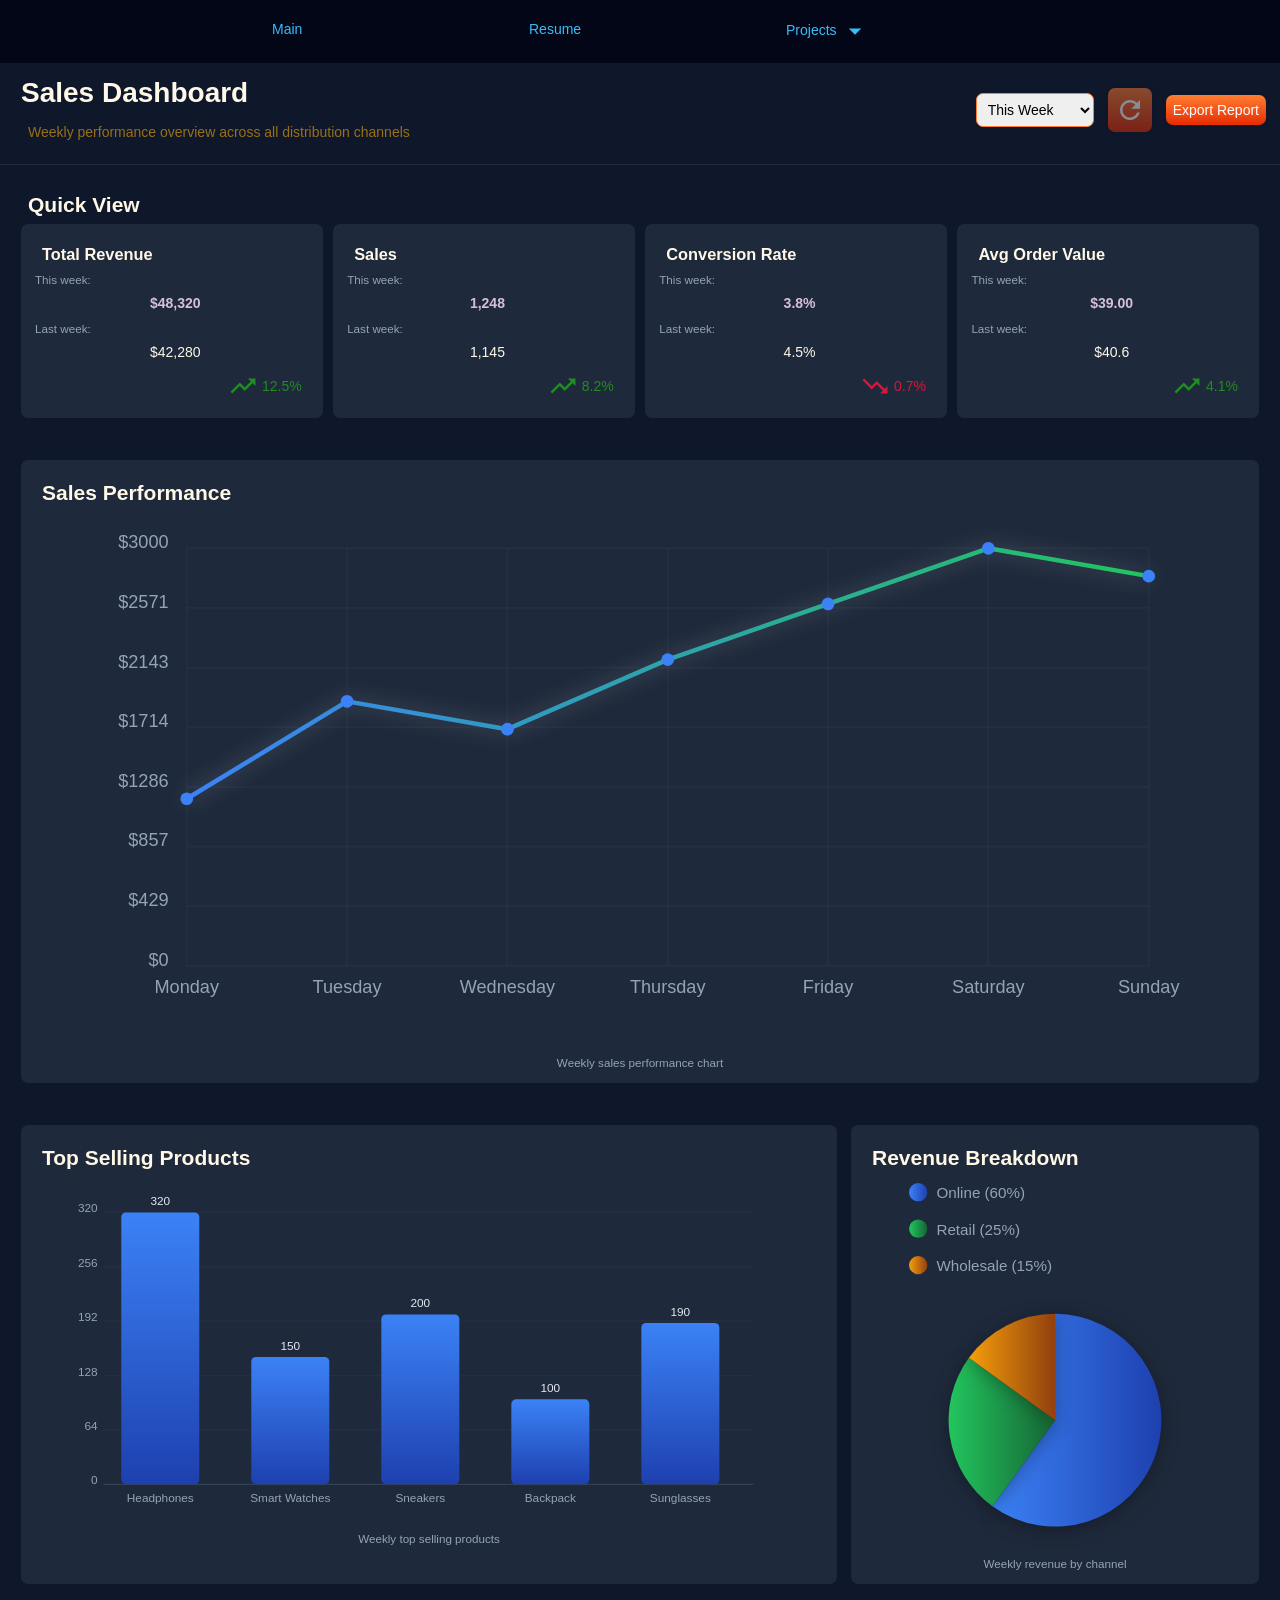
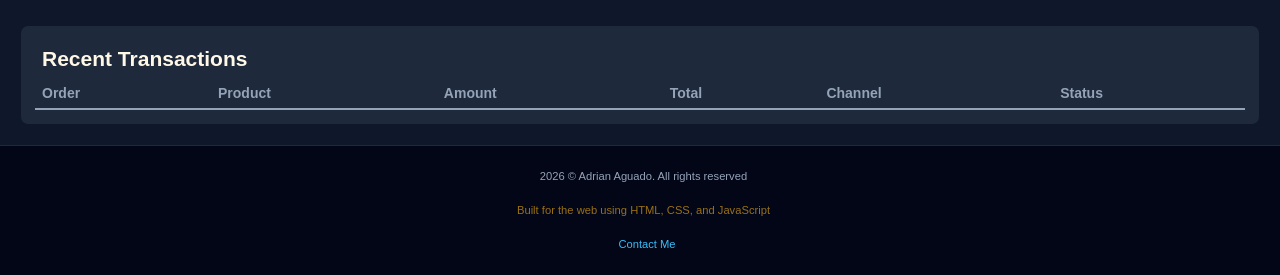
<file: dashboard/index.html>
<!DOCTYPE html>
<html lang="en">
<head>
  <meta charset="UTF-8">
  <meta name="viewport" content="width=device-width, initial-scale=1.0">
  <meta name="author" content="Adrian Aguado Galindo">
  <meta name="description" content="Demo of a sales dashboard built with custom SVG graphics and CSS transitions and animations. All data is simulated.">
  <link rel="icon" href="favicon.ico">
  <link rel="stylesheet" href="main.css">
  <title>AAG | Sales Dashboard | Demo</title>
</head>
<body>

  <!-- MENU -->
  <nav id="mainmenu">
    <span class="invisible">Main navigation</span>

    <button id="menuToggle" class="menuButton" aria-label="Open Menu" aria-expanded="false" aria-controls="menuPanel">
      <span class="material-icons" aria-hidden="true">menu</span>
    </button>
  
    <div id="menuPanel" class="menuPanel">

      <ul class="mainMenu">
        <li><a href="../index.html">Main</a></li>
        <li><a href="../cv.html">Resume</a></li>

        <li class="submenuCont">

          <button class="submenuToggle" aria-expanded="false" aria-controls="projectsSubmenu" onclick="toggleSubmenu(this)">
            Projects <span class="material-icons">arrow_drop_down</span>
          </button>

          <ul class="submenuPanel">
            <li><a href="../assembly/index.html">Assembly Line</a></li>
            <li><a href="../dashboard/index.html" aria-current="page">Sales Dashboard</a></li>
          </ul>

        </li>
      </ul>

    </div>

  </nav>

  <!-- HEADER -->
  <header id="mainheader" class="mainHeader" role="banner" aria-labelledby="hero-title">

    <div>
      <h1 id="hero-title">Sales Dashboard</h1>
      <p class="tagline">Weekly performance overview across all distribution channels</p>
    </div>

    <div class="actions">

      <div>

        <label for="daterange" class="invisible">Select date range:</label>
        <select id="daterange" aria-label="Change data range" title="Change data range">
          <option>This Week</option>
          <option>Last 7 Days</option>
          <option>Last 30 Days</option>
        </select>
      </div>

      <button class="ghost" aria-label="Refresh data" title="Refresh data">
        <span class="material-icons">refresh</span>
      </button>

      <button aria-label="Export Report" title="Export report">Export Report</button>

    </div>
  </header>

  <!-- MAIN CONTENT -->
  <main id="maincontent">

    <section class="kpis" aria-labelledby="kpis-title">
      <h2 id="kpis-title">Quick View</h2>

      <div class="kpisGrid" aria-live="polite">

        <article class="card" aria-labelledby="total-title">
          <header class="card-header">
            <h3 id="total-title">Total Revenue</h3>
          </header>

          <div class="card-info">
            <small>This week:</small>
            <p class="card-value">$48,320</p>
            <small>Last week:</small>
            <p>$42,280</p>
          </div>

          <p class="card-trending positive">
            <span class="material-icons" aria-hidden="true">trending_up</span>
            <span class="invisible">Increased by</span>12.5%
          </p>
        </article>

        <article class="card" aria-labelledby="sales-title">
          <header class="card-header">
            <h3 id="sales-title">Sales</h3>
          </header>

          <div class="card-info">
            <small>This week:</small>
            <p class="card-value">1,248</p>
            <small>Last week:</small>
            <p>1,145</p>
          </div>

          <p class="card-trending positive">
            <span class="material-icons" aria-hidden="true">trending_up</span>
            <span class="invisible">Increased by</span>8.2%
          </p>
        </article>

        <article class="card" aria-labelledby="conversion-title">
          <header class="card-header">
            <h3 id="conversion-title">Conversion Rate</h3>
          </header>

          <div class="card-info">
            <small>This week:</small>
            <p class="card-value">3.8%</p>
            <small>Last week:</small>
            <p>4.5%</p>
          </div>

          <p class="card-trending negative">
            <span class="material-icons" aria-hidden="true">trending_down</span>
            <span class="invisible">Decreased by</span>0.7%
          </p>
        </article>

        <article class="card" aria-labelledby="avgvalue-title">
          <header class="card-header">
            <h3 id="avgvalue-title">Avg Order Value</h3>
          </header>

          <div class="card-info">
            <small>This week:</small>
            <p class="card-value">$39.00</p>
            <small>Last week:</small>
            <p>$40.6</p>
          </div>

          <p class="card-trending positive">
            <span class="material-icons" aria-hidden="true">trending_up</span>
            <span class="invisible">Increased by</span>4.1%
          </p>
        </article>

      </div>
    </section>

    <section class="mainchart card" aria-labelledby="salesperf-title" role="region">
      <h2 id="salesperf-title">Sales Performance</h2>
      <svg id="lineChart" class="chartSVG" viewBox="0 0 600 300" role="img" aria-labelledby="line-title line-desc" aria-describedby="mainchart-summary">
        <title id="line-title">Weekly Sales Performance Chart</title>
        <desc id="line-desc">
          This line chart shows revenue growth over the last 7 days.
          Use keyboard navigation to explore individual data points.
        </desc>
      </svg>
      <small class="chartCaption">Weekly sales performance chart</small>
      <p id="mainchart-summary" class="sr-only">
        Revenue increased from $1200 on Monday to $3000 on Saturday, with slight variation midweek.
      </p>
    </section>

    <section class="secondary">
      <article class="card" role="region" aria-labelledby="topprod-title">
        <h2 id="topprod-title">Top Selling Products</h2>
        <svg id="barChart" class="chartSVG" viewBox="0 0 600 300" role="img" aria-labelledby="bar-title bar-desc" aria-describedby="barchart-summary">
          <title id="bar-title">Top Selling Products Chart</title>
          <desc id="bar-desc">
            Bar chart showing the top selling products by units sold.
            Use keyboard navigation to explore individual bars and view details.
          </desc>
        </svg>
        <small class="chartCaption">Weekly top selling products</small>
        <p id="barchart-summary" class="sr-only">
          Headphones are the best selling product with 320 units sold. 
          Backpacks have the lowest sales with 100 units.
        </p>
      </article>

      <article class="card" role="region" aria-labelledby="revenuebreak-title">
        <h2 id="revenuebreak-title">Revenue Breakdown</h2>
        <svg id="pieChart" class="roundChart" viewBox="0 0 200 250" role="img" aria-labelledby="pie-title pie-desc" aria-describedby="piechart-summary">
          <title id="pie-title">Revenue Breakdown Chart</title>
          <desc id="pie-desc">
            This donut chart shows revenue distribution by channel.
            Use keyboard navigation to explore individual sections.
          </desc>
        </svg>
        <small class="chartCaption">Weekly revenue by channel</small>
        <p id="piechart-summary" class="sr-only">
          Online sales represent 60% of total revenue, retail 25%, and wholesale 15%.
          Online is the dominant channel.
        </p>
      </article>
    </section>

    <section class="table card" aria-labelledby="transactions-title">
      <h2 id="transactions-title">Recent Transactions</h2>
      <div class="tableWrapper">
        <table id="salesData">
          <thead>
            <tr>
              <th scope="col">Order</th>
              <th scope="col">Product</th>
              <th scope="col">Amount</th>
              <th scope="col">Total</th>
              <th scope="col">Channel</th>
              <th scope="col">Status</th>
            </tr>
          </thead>
          <tbody aria-live="polite">
            
          </tbody>
        </table>
      </div>
    </section>

    <!-- GLOBAL TOOLTIP FOR GRAPHICS -->
    <div id="tooltip" class="tooltip" role="status" aria-live="polite"></div>
  </main>

  <!-- FOOTER -->
  <footer id="mainfooter">

    <p>2026 &copy; Adrian Aguado. All rights reserved</p>
    <p class="tagline">Built for the web using HTML, CSS, and JavaScript</p>
    <p><a href="mailto:a.aguado.g@hotmail.com">Contact Me</a></p>

  </footer>

  <div class="viewport-warning" role="status">
    <p>This dashboard is optimized for screens wider than 320px.</p>
  </div>
  <!---->
  <script src="app.js"></script>
</body>
</html>
</file>
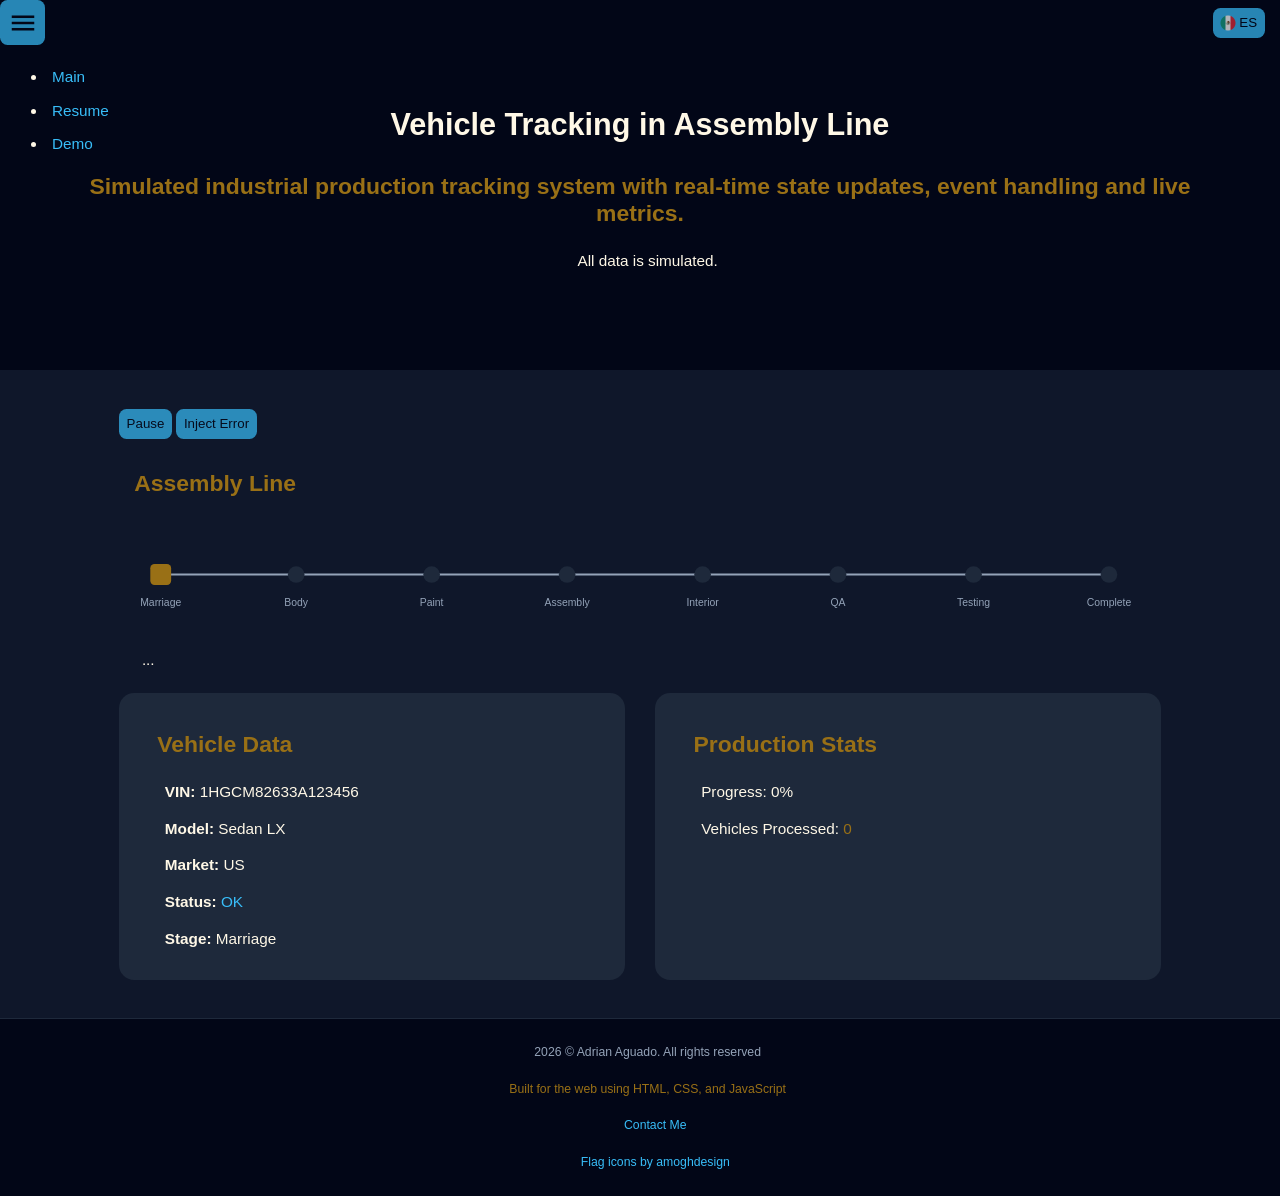
<file: demo/index.html>
<!DOCTYPE html>
<head>
   <meta charset="UTF-8">
  <meta name="viewport" content="width=device-width, initial-scale=1.0">
  <meta name="author" content="Adrian Aguado Galindo">
  <meta name="description" content="Front-End Developer specialized in real-time dashboards, data visualization, and AI workflows.">
  <meta name="color-scheme" content="dark light">
  <link rel="icon" href="../images/favicon.ico">
  <link rel="stylesheet" href="../css/styles.css">
  <title>AAG | Resume</title>
</head>
<body data-page="demo">
  <!-- SKIP LINK (accesibilidad) -->
  <a href="#mainContent" class="skip-link fixedTxtSize" data-lang="en">Skip to content</a>
  <a href="#mainContent" class="skip-link fixedTxtSize" data-lang="es">Ir al contenido</a>
  <div id="langStatus" class="hidden" aria-live="polite"></div>
  <button class="lang" id="langToggle" aria-label="Change language" aria-pressed="false">
    <img src="../images/mx_flag.png" alt="" data-lang="en" aria-hidden="true">
    <img src="../images/us_flag.png" alt="" data-lang="es" aria-hidden="true">
    <span id="langTag">ES</span>      
  </button>

  <!-- MENU -->
  <nav id="mainmenu">
    <span class="invisible" data-lang="en">Main navigation</span>
    <span class="invisible" data-lang="es">Navegación principal</span>

    <button class="menu-button" id="menuToggle" aria-label="Open Menu" aria-expanded="false" aria-controls="menuPanel">
      <span class="material-icons" aria-hidden="true">menu</span>
    </button>
    
    <div id="menuPanel" class="menu-panel">
      <ul class="sub-menu" data-lang="en">
        <li><a href="../index.html">Main</a></li>
        <li><a href="../cv.html">Resume</a></li>
        <li><a href="../demo/index.html" aria-current="page">Demo</a></li>
      </ul>

      <ul class="sub-menu" data-lang="es">
        <li><a href="../index.html">Principal</a></li>
        <li><a href="../cv.html">CV</a></li>
        <li><a href="../demo/index.html" aria-current="page">Demo</a></li>
      </ul>
    </div>
  </nav>

  <!-- HEADER -->
  <header id="herobanner" role="banner">

    <div data-lang="en">
      <h1>Vehicle Tracking in Assembly Line</h1>
      <h2 class="tagline">Simulated industrial production tracking system with real-time state updates, event handling and live metrics.</h2>
      <p>All data is simulated.</p>
    </div>

    <div data-lang="es">
      <h1>Rastreo de vehículos en línea de ensamble</h1>
      <h2 class="tagline">Sistema simulado de seguimiento de producción industrial con actualización en tiempo real, manejo de eventos y métricas en vivo.</h2>
      <p>Los datos son simulados.</p>
    </div>
    
  </header>

  <!-- CONTENT -->
  <main id="maincontent" role="main">
    
    <section data-lang="en">
      <button onclick="toggleRun(this)">Pause</button>
      <button onclick="forceError(this)">Inject Error</button>
    </section>
    <section data-lang="es">
      <button onclick="toggleRun(this)">Pausar</button>
      <button onclick="forceError(this)">Forzar Error</button>
    </section>
    <!-- Pipeline (visual principal) -->
    <section class="lineSection">
      <h2 data-lang="en">Assembly Line</h2> 
      <h2 data-lang="es">Línea de ensamble</h2>  
      <svg id="lineSvg" width="100%" height="120" viewBox="0 0 1000 120"></svg>
      <p id="timestamp">...</p>
    </section>

    <!-- Panel de información -->
    <section class="infoSection">
      <article class="card">
        <h2 data-lang="en">Vehicle Data</h2>
        <h2 data-lang="es">Datos del vehículo</h2>
        <div>
          <p>
            <strong>VIN:</strong> 
            <span id="vin"></span>
          </p>
          <p>
            <strong>Model:</strong> 
            <span id="model"></span>
          </p>
          <p>
            <strong>Market:</strong> 
            <span id="market"></span>
          </p>
          <p>
            <strong>Status:</strong> 
            <span id="status"></span>
          </p>
          <p>
            <strong>Stage:</strong> 
            <span id="stage"></span>
          </p>
        </div>
      </article>

      <article class="card">
        <h2 data-lang="en">Production Stats</h2>
        <h2 data-lang="es">Estadísticas</h2>
        <p>
          <span data-lang="en">Progress: </span>
          <span data-lang="es">Progreso: </span>
          <span id="progress" class="tagline_bis"></span>
        </p>
        <p>
          <span data-lang="en">Vehicles Processed: </span>
          <span data-lang="es">Vehículos procesados: </span>
           <span id="count" class="tagline"></span>
        </p>
      </article>
    </section>

  </main>

  <!-- FOOTER -->
  <footer id="mainfooter" role="contentinfo">
    <div data-lang="en">
      <p>2026 &copy; Adrian Aguado. All rights reserved</p>
      <p class="tagline">Built for the web using HTML, CSS, and JavaScript</p>
      <p>
        <a href="mailto:a.aguado.g@hotmail.com">Contact Me</a>
      </p>
      <p>
        <a href="https://www.flaticon.com/packs/international-circular-flags" target="_blank" rel="noopener noreferrer" aria-label="View flag icon credits (opens in a new tab)">Flag icons by amoghdesign</a>
      </p>
    </div>

    <div data-lang="es">
      <p>2026 &copy; Adrián Aguado. Todos los derechos reservados</p>
      <p class="tagline">Desarrollado para la web usando HTML, CSS y JavaScript</p>
      <p>
        <a href="mailto:a.aguado.g@hotmail.com">Contáctame</a>
      </p>
      <p>
        <a href="https://www.flaticon.com/packs/international-circular-flags" target="_blank" rel="noopener noreferrer" aria-label="Ver créditos de iconos de banderas (abre en nueva pestaña)">Flag icons by amoghdesign</a>
      </p>
    </div>
  </footer>

  <script src="../js/lang.js"></script>
  <script src="../js/app.js"></script>
  <script src="app.js"></script>
</body>
</html>
</file>
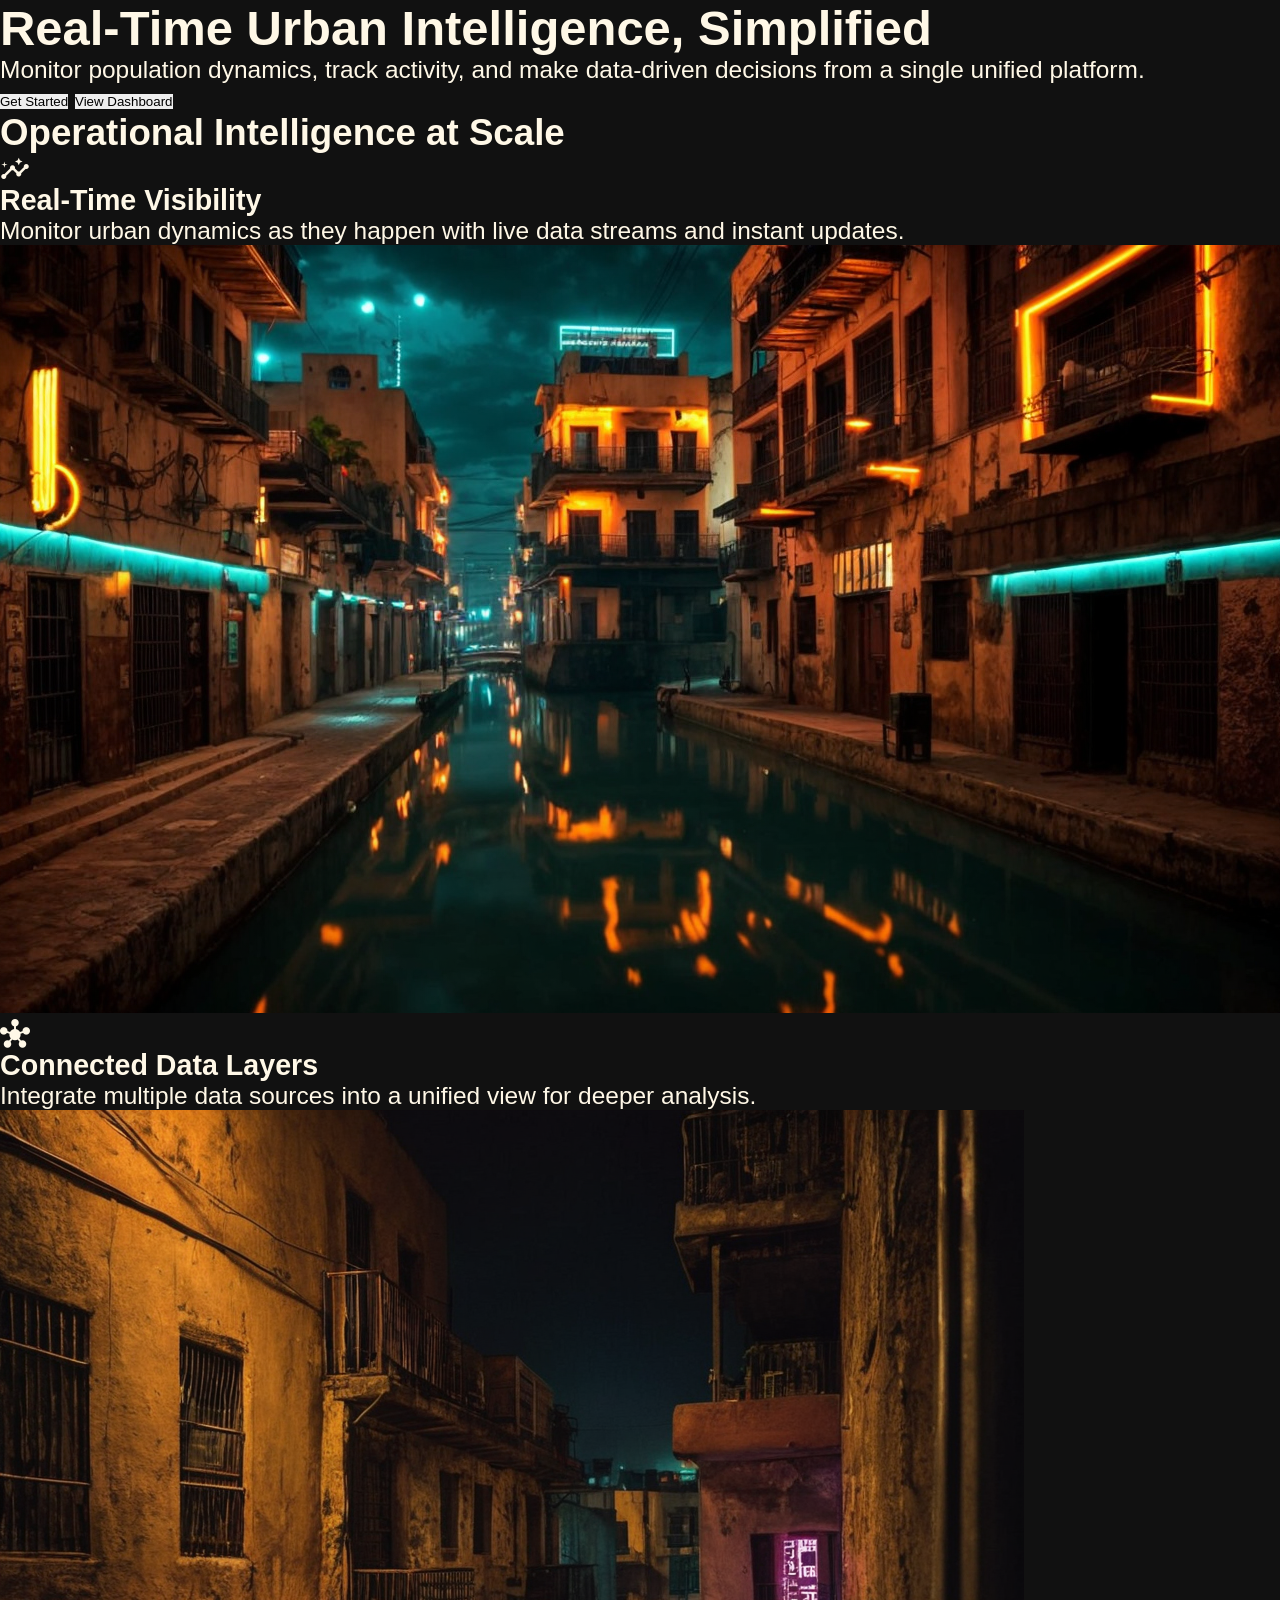
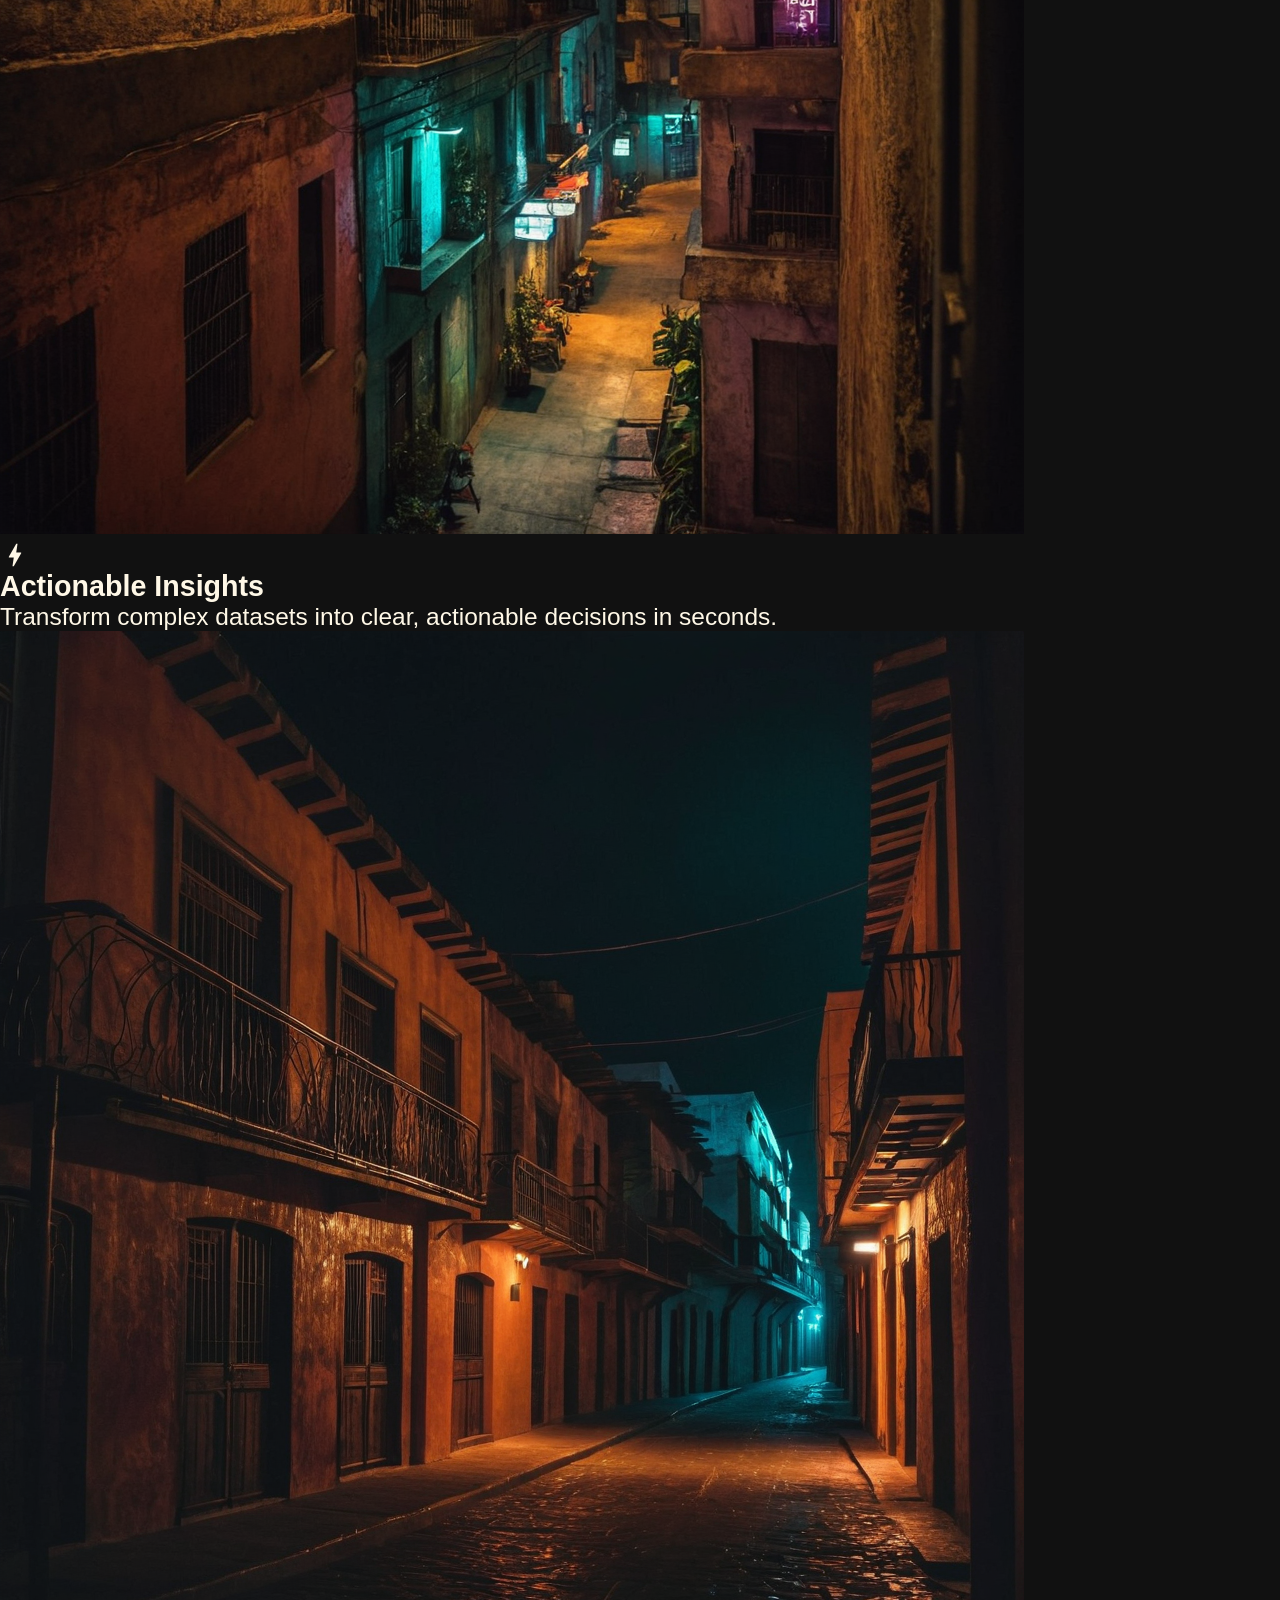
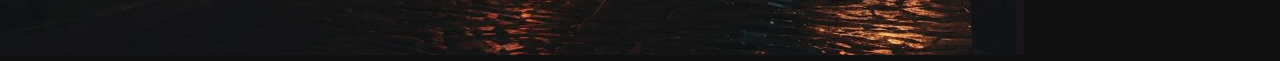
<file: landing/index.html>
<!DOCTYPE html>
<html lang="en">
<head>
  <meta charset="UTF-8">
  <meta name="viewport" content="width=device-width, initial-scale=1.0">
  <meta name="author" content="Adrian Aguado Galindo">
  <meta name="description" content="">
  <link rel="icon" href="favicon.ico">
  <link rel="stylesheet" href="main.css">
  <title></title>
</head>
<body id="mainApp">
    
  <script src="js/app.js"></script>
</body>
</html>
</file>
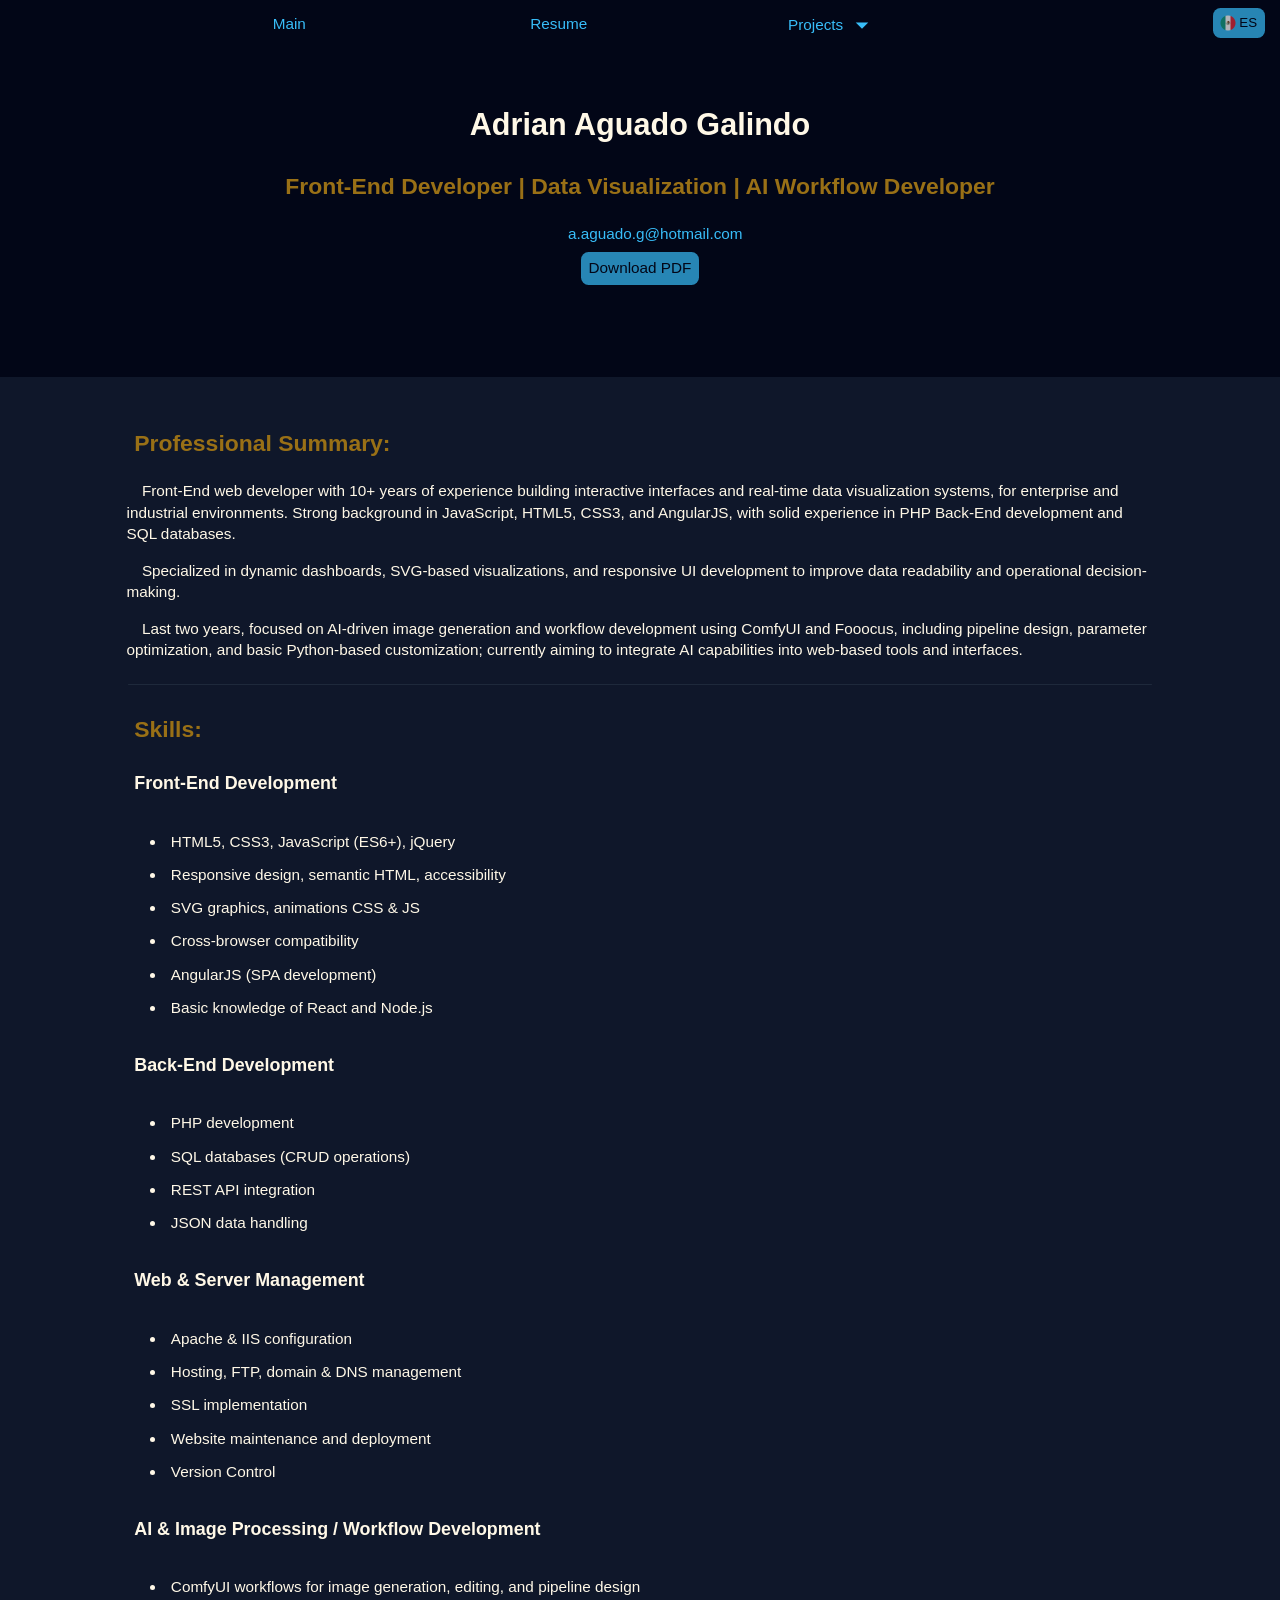
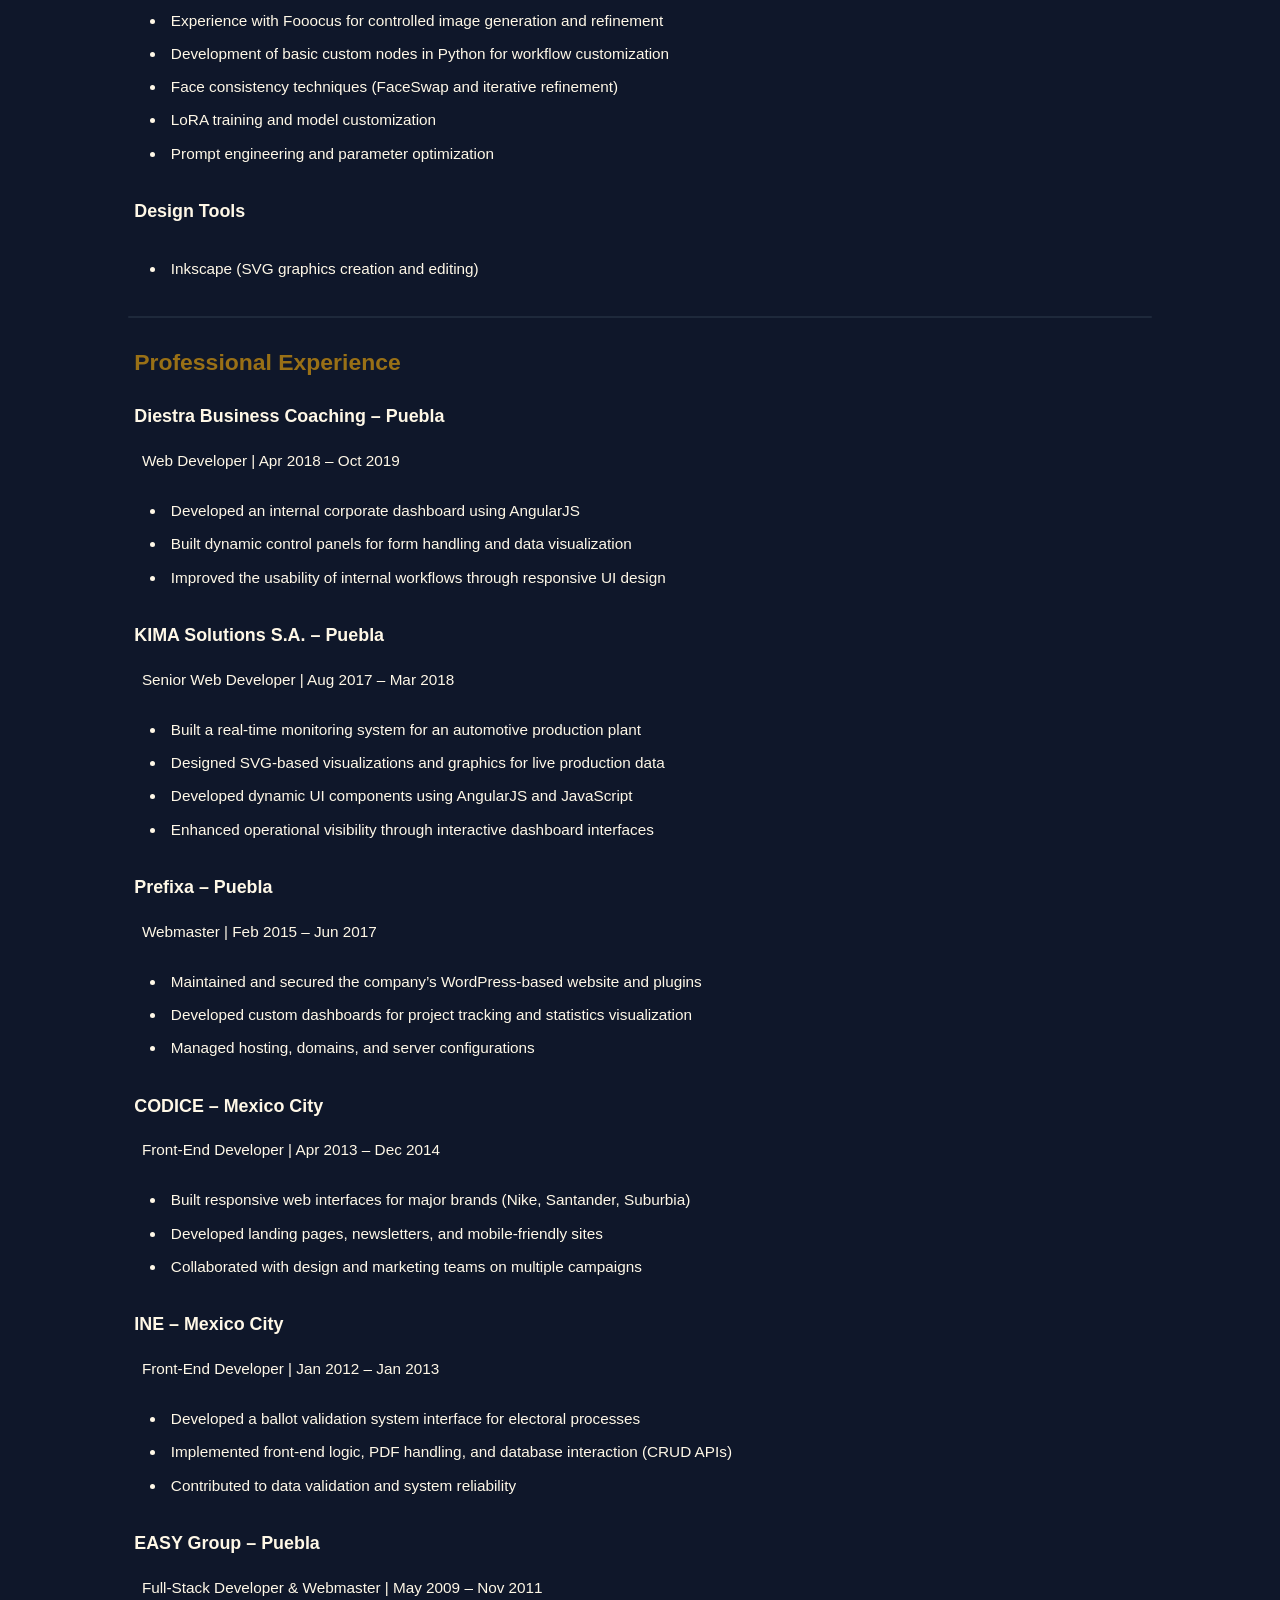
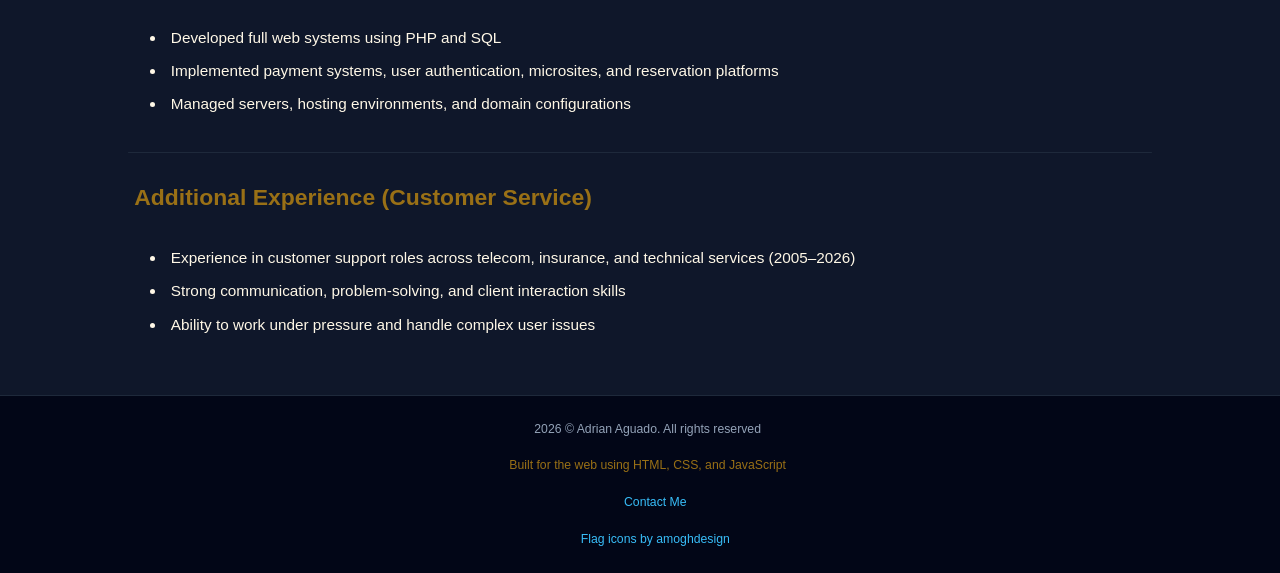
<file: cv.html>
<!DOCTYPE html>
<html lang="en">
<head>
   <meta charset="UTF-8">
  <meta name="viewport" content="width=device-width, initial-scale=1.0">
  <meta name="author" content="Adrian Aguado Galindo">
  <meta name="description" content="Front-End Developer specialized in real-time dashboards, data visualization, and AI workflows.">
  <meta name="color-scheme" content="dark light">
  <link rel="icon" href="images/favicon.ico">
  <link rel="stylesheet" href="css/styles.css">
  <title>AAG | Resume</title>
</head>
<body data-page="cv">
  <!-- SKIP LINK (accesibilidad) -->
  <a href="#mainContent" class="skip-link fixedTxtSize" data-lang="en">Skip to content</a>
  <a href="#mainContent" class="skip-link fixedTxtSize" data-lang="es">Ir al contenido</a>
  <div id="langStatus" class="hidden" aria-live="polite"></div>
  <button class="lang" id="langToggle" aria-label="Change language" aria-pressed="false">
    <img src="images/mx_flag.png" alt="" data-lang="en" aria-hidden="true">
    <img src="images/us_flag.png" alt="" data-lang="es" aria-hidden="true">
    <span id="langTag">ES</span>      
  </button>

  <!-- MENU -->
  <nav id="mainmenu">
    <span class="invisible" data-lang="en">Main navigation</span>
    <span class="invisible" data-lang="es">Navegación principal</span>

    <button id="menuToggle" class="menuButton" aria-label="Open Menu" aria-expanded="false" aria-controls="menuPanel">
      <span class="material-icons" aria-hidden="true">menu</span>
    </button>
  
    <div id="menuPanel" class="menuPanel">
      <ul class="mainMenu" data-lang="en">
        <li><a href="index.html">Main</a></li>
        <li><a href="cv.html" aria-current="page">Resume</a></li>

        <li class="submenuCont">
          <button class="submenuToggle" aria-expanded="false" aria-controls="projectsSubmenu" onclick="toggleSubmenu(this)">
            Projects <span class="material-icons">arrow_drop_down</span>
          </button>
          <ul class="submenuPanel">
            <li><a href="assembly/">Assembly Line</a></li>
            <li><a href="dashboard/index.html">Sales Dashboard</a></li>
          </ul>
        </li>

      </ul>

      <ul class="mainMenu" data-lang="es">
        <li><a href="index.html">Principal</a></li>
        <li><a href="cv.html" aria-current="page">CV</a></li>

        <li class="submenuCont">
          <button class="submenuToggle" aria-expanded="false" aria-controls="projectsSubmenu" onclick="toggleSubmenu(this)">
            Proyectos <span class="material-icons">arrow_drop_down</span>
          </button>
          <ul class="submenuPanel">
            <li><a href="assembly/index.html">Línea de ensamble</a></li>
            <li><a href="dashboard/index.html">Dashboard de ventas</a></li>
          </ul>
        </li>

      </ul>
    </div>
  </nav>

  <!-- HEADER -->
  <header id="herobanner" role="banner">

    <div data-lang="en">
      <h1>Adrian Aguado Galindo</h1>
      <h2>Front-End Developer | Data Visualization | AI Workflow Developer</h2>
      <p class="contact">
        <a href="mailto:a.aguado.g@hotmail.com" aria-label="Send an email to the developer">a.aguado.g@hotmail.com</a>
      </p>
      <a href="assets/resume_aag_26.pdf" class="download" download aria-label="Download resume as PDF">
        Download PDF
      </a>
    </div>
    
    <div data-lang="es">
      <h1>Adrián Aguado Galindo</h1>
      <h2>Desarrollador Front-End | Visualización de datos | Desarrollador de flujos de trabajo para IA</h2>
      <p class="contact">
        <a href="mailto:a.aguado.g@hotmail.com" aria-label="Enviar un email al desarrollador">a.aguado.g@hotmail.com</a>
      </p>
      <a href="assets/cv_aag_26.pdf" class="download" download aria-label="Descargar CV en PDF">
        Descargar PDF
      </a>
    </div>

  </header>

  <!-- CONTENT -->
  <main id="maincontent" role="main">
    <!-- SUMMARY -->
    <section id="summary" aria-labelledby="summary-title">

      <div data-lang="en">
        <h2 id="summary-title">Professional Summary:</h2>
        <p>Front-End web developer with 10+ years of experience building interactive interfaces and real-time data visualization systems, for enterprise and industrial environments. Strong background in JavaScript, HTML5, CSS3, and AngularJS, with solid experience in PHP Back-End development and SQL databases.</p>
        <p>Specialized in dynamic dashboards, SVG-based visualizations, and responsive UI development to improve data readability and operational decision-making.</p>
        <p>Last two years, focused on AI-driven image generation and workflow development using ComfyUI and Fooocus, including pipeline design, parameter optimization, and basic Python-based customization; currently aiming to integrate AI capabilities into web-based tools and interfaces.</p>
      </div>

      <div data-lang="es">
        <h2 id="summary-title">Resumen Profesional:</h2>
        <p>Desarrollador web Front-End con más de una década de experiencia creando interfaces interactivas y sistemas de visualización de datos en tiempo real para ambientes empresariales e industriales. Amplia experiencia en JavaScript, HTML5, CSS3 y AngularJS, con conocimientos sólidos en desarrollo Back-End con PHP y bases de datos SQL.</p>
        <p>Especializado en dashboards dinámicos con visualización basada en SVG y en el desarrollo de interfaces responsivas, orientadas a mejorar la interpretación de datos y la toma de decisiones operativas.</p>
        <p>Durante los últimos dos años, enfocado en la generación de imágenes con IA y en el desarrollo de flujos de trabajo utilizando ComfyUI y Fooocus, incluyendo diseño de pipelines, optimización de parámetros y personalización básica en Python; actualmente orientado a integrar capacidades de IA en herramientas e interfaces web.</p>
      </div>
      
    </section>

    <hr>

    <!-- SKILLS -->
    <section id="skills" aria-labelledby="skills-title">

      <div data-lang="en">
        <h2 id="skills-title">Skills:</h2>
        <h3>Front-End Development</h3>
        <ul>
          <li>HTML5, CSS3, JavaScript (ES6+), jQuery</li>
          <li>Responsive design, semantic HTML, accessibility</li>
          <li>SVG graphics, animations CSS &amp; JS</li>
          <li>Cross-browser compatibility</li>
          <li>AngularJS (SPA development)</li>
          <li>Basic knowledge of React and Node.js</li>
        </ul>
        
        <h3>Back-End Development</h3>
        <ul>
          <li>PHP development</li>
          <li>SQL databases (CRUD operations)</li>
          <li>REST API integration</li>
          <li>JSON data handling</li>
        </ul>
        
        <h3>Web &amp; Server Management</h3>
        <ul>
          <li>Apache &amp; IIS configuration</li>
          <li>Hosting, FTP, domain &amp; DNS management</li>
          <li>SSL implementation</li>
          <li>Website maintenance and deployment</li>
          <li>Version Control</li>
        </ul>
        
        <h3>AI &amp; Image Processing / Workflow Development</h3>
        <ul>
          <li>ComfyUI workflows for image generation, editing, and pipeline design</li>
          <li>Experience with Fooocus for controlled image generation and refinement</li>
          <li>Development of basic custom nodes in Python for workflow customization</li>
          <li>Face consistency techniques (FaceSwap and iterative refinement)</li>
          <li>LoRA training and model customization</li>
          <li>Prompt engineering and parameter optimization</li>
        </ul>
        <h3>Design Tools</h3>
        <ul>
          <li>Inkscape (SVG graphics creation and editing)</li>
        </ul>
      </div>

      <div data-lang="es">
        <h2 id="skills-title">Habilidades:</h2>
        <h3>Desarrollo Front-End</h3>
        <ul>
          <li>HTML5, CSS3, JavaScript (ES6+), jQuery</li>
          <li>Diseño responsivo, HTML semántico, accesibilidad</li>
          <li>Gráficos SVG, animaciones CSS &amp; JS</li>
          <li>Compatibilidad entre navegadores</li>
          <li>AngularJS (desarrollo SPA)</li>
          <li>Conocimiento básico de React y Node.js</li>
        </ul>
        
        <h3>Desarrollo Back-End</h3>
        <ul>
          <li>Desarrollo en PHP</li>
          <li>Bases de datos SQL (operaciones CRUD)</li>
          <li>Integración de REST APIs</li>
          <li>Manejo de datos en formato JSON</li>
        </ul>
        
        <h3>Web &amp; Administración de servidores</h3>
        <ul>
          <li>Configuración de servidores Apache &amp; IIS</li>
          <li>Administración de hospedaje, FTP, dominio &amp; configuración DNS</li>
          <li>Implementación de certificados SSL</li>
          <li>Mantenimiento y despliege de sitios web</li>
          <li>Control de versiones</li>
        </ul>
        
        <h3>Procesamiento de imágenes con IA / Desarrollo de flujos de trabajo</h3>
        <ul>
          <li>Creación de flujos de trabajo en ComfyUI para generación y edición de imágenes</li>
          <li>Experiencia con Fooocus para generación y refinamiento controlados de imágenes</li>
          <li>Desarrollo de nodos básicos en Python para personalización de flujos de trabajo</li>
          <li>Técnicas para crear personajes consistentes (intercambio y refinamiento iterativo de rostros)</li>
          <li>Entrenamiento de LoRAs y personalización de modelos</li>
          <li>Ingeniería de prompts y optimización de parámetros</li>
        </ul>
        <h3>Herramientas de diseño</h3>
        <ul>
          <li>Inkscape (creación y edición de gráficos SVG)</li>
        </ul>
      </div>
      
    </section>

    <hr>

    <!-- EXPERIENCE -->
    <section id="experience" aria-labelledby="experience-title">

      <div data-lang="en">
        <h2 id="experience-title">Professional Experience</h2>

        <h3>Diestra Business Coaching – Puebla</h3>
        <p>Web Developer | Apr 2018 – Oct 2019</p>
        <ul>
          <li>Developed an internal corporate dashboard using AngularJS</li>
          <li>Built dynamic control panels for form handling and data visualization</li>
          <li>Improved the usability of internal workflows through responsive UI design</li>
        </ul>

        <h3>KIMA Solutions S.A. – Puebla</h3>
        <p>Senior Web Developer | Aug 2017 – Mar 2018</p>
        <ul>
          <li>Built a real-time monitoring system for an automotive production plant</li>
          <li>Designed SVG-based visualizations and graphics for live production data</li>
          <li>Developed dynamic UI components using AngularJS and JavaScript</li>
          <li>Enhanced operational visibility through interactive dashboard interfaces</li>
        </ul>

        <h3>Prefixa – Puebla</h3>
        <p>Webmaster | Feb 2015 – Jun 2017</p>
        <ul>
          <li>Maintained and secured the company’s WordPress-based website and plugins</li>
          <li>Developed custom dashboards for project tracking and statistics visualization</li>
          <li>Managed hosting, domains, and server configurations</li>
        </ul>

        <h3>CODICE – Mexico City</h3>
        <p>Front-End Developer | Apr 2013 – Dec 2014</p>
        <ul>
          <li>Built responsive web interfaces for major brands (Nike, Santander, Suburbia)</li>
          <li>Developed landing pages, newsletters, and mobile-friendly sites</li>
          <li>Collaborated with design and marketing teams on multiple campaigns</li>
        </ul>

        <h3>INE – Mexico City</h3>
        <p>Front-End Developer | Jan 2012 – Jan 2013</p>
        <ul>
          <li>Developed a ballot validation system interface for electoral processes</li>
          <li>Implemented front-end logic, PDF handling, and database interaction (CRUD APIs)</li>
          <li>Contributed to data validation and system reliability</li>
        </ul>

        <h3>EASY Group – Puebla</h3>
        <p>Full-Stack Developer &amp; Webmaster | May 2009 – Nov 2011</p>
        <ul>
          <li>Developed full web systems using PHP and SQL</li>
          <li>Implemented payment systems, user authentication, microsites, and reservation platforms</li>
          <li>Managed servers, hosting environments, and domain configurations</li>    
        </ul>
      </div>

      <div data-lang="es">
        <h2 id="experience-title">Experiencia profesional</h2>

        <h3>Diestra Business Coaching – Puebla</h3>
        <p>Desarrollador Web | Abr 2018 – Oct 2019</p>
        <ul>
          <li>Desarrollo del dashboard corporativo usando AngularJS</li>
          <li>Creación de paneles de control para manejo de formularios y visualización de datos</li>
          <li>Implementación de diseño de interfaz responsivo para mejorar el flujo de trabajo interno</li>
        </ul>

        <h3>KIMA Solutions S.A. – Puebla</h3>
        <p>Desarrollador Web Senior | Ago 2017 – Mar 2018</p>
        <ul>
          <li>Creación de un sistema de monitoreo en tiempo real para una planta automotriz</li>
          <li>Diseño de gráficos basados en SVG para mostrar información de la línea de producción</li>
          <li>Desarrollo de componentes dinámicos usando AngularJS y JavaScript</li>
          <li>Mejoras en la visibilidad operativa por medio de una interfaz de usuario</li>
        </ul>

        <h3>Prefixa – Puebla</h3>
        <p>Webmaster | Feb 2015 – Jun 2017</p>
        <ul>
          <li>Mantenimiento y actualización del sitio web basado en WordPress y sus plugins</li>
          <li>Desarrollo de dashboards personalizados para monitoreo y visualización estadística</li>
          <li>Administración de hospedaje, dominio y configuraciones DNS</li>
        </ul>

        <h3>CODICE – CDMX</h3>
        <p>Desarrollador Front-End | Abr 2013 – Dic 2014</p>
        <ul>
          <li>Creación de interfaces responsivas para marcas reconocidas (Nike, Santander, Suburbia)</li>
          <li>Maquetación de páginas principales, sitios móviles y boletines de noticias</li>
          <li>Colaboración estrecha con los equipos de mercadotecnia y diseño en múltiples campañas</li>
        </ul>

        <h3>INE – CDMX</h3>
        <p>Desarrollador Front-End | Ene 2012 – Ene 2013</p>
        <ul>
          <li>Desarrollo de una interfaz para validación de boletas electorales</li>
          <li>Implementación de la lógica para el manejo de PDF e interacción con bases de datos (CRUD APIs)</li>
          <li>Contribuciones para confiabilidad del sistema y validación de datos</li>
        </ul>

        <h3>EASY Group – Puebla</h3>
        <p>Desarrollador Full-Stack &amp; Webmaster | May 2009 – Nov 2011</p>
        <ul>
          <li>Desarrollo integral del sitio web usando PHP y SQL para Back-End</li>
          <li>Implementación de sistemas de pago, micrositios, autenticación de usuarios y plataformas de reservaciones</li>
          <li>Configuración del servidor, hospedaje, configuración de dominio y DNS</li>    
        </ul>
      </div>
      
    </section>

    <hr>

    <!-- EXTRA -->
    <section id="extra" aria-labelledby="extra-title">

      <div data-lang="en">
        <h2 id="extra-title">Additional Experience (Customer Service)</h2>
        <ul>
          <li>Experience in customer support roles across telecom, insurance, and technical services (2005–2026)</li>
          <li>Strong communication, problem-solving, and client interaction skills</li>
          <li>Ability to work under pressure and handle complex user issues</li>
        </ul>
      </div>

      <div data-lang="es">
        <h2 id="extra-title">Experiencia Adicional (Atención al Cliente)</h2>
        <ul>
          <li>Experiencia en atención a clientes en diferentes áreas: telecomunicaciones, aseguradoras y soporte técnico (2005 - 2026)</li>
          <li>Fuertes habilidades de comunicación, resolución de problemas e interacción con clientes</li>
          <li>Habilidad para trabajar bajo presión y manejar situaciones complejas</li>
        </ul>
      </div>
      
    </section>

  </main>

  <!-- FOOTER -->
  <footer id="mainfooter" role="contentinfo">
    <div data-lang="en">
      <p>2026 &copy; Adrian Aguado. All rights reserved</p>
      <p class="tagline">Built for the web using HTML, CSS, and JavaScript</p>
      <p>
        <a href="mailto:a.aguado.g@hotmail.com">Contact Me</a>
      </p>
      <p>
        <a href="https://www.flaticon.com/packs/international-circular-flags" target="_blank" rel="noopener noreferrer" aria-label="View flag icon credits (opens in a new tab)">Flag icons by amoghdesign</a>
      </p>
    </div>

    <div data-lang="es">
      <p>2026 &copy; Adrián Aguado. Todos los derechos reservados</p>
      <p class="tagline">Desarrollado para la web usando HTML, CSS y JavaScript</p>
      <p>
        <a href="mailto:a.aguado.g@hotmail.com">Contáctame</a>
      </p>
      <p>
        <a href="https://www.flaticon.com/packs/international-circular-flags" target="_blank" rel="noopener noreferrer" aria-label="Ver créditos de iconos de banderas (abre en nueva pestaña)">Flag icons by amoghdesign</a>
      </p>
    </div>
  </footer>

  <script src="js/app.js"></script>
  <script src="js/lang.js"></script>
</body>
</html>
</file>
<file: css/styles.css>
/* MATERIAL ICONS */
@font-face {
    font-family: 'Material Icons';
    font-style: normal;
    font-weight: 400;
    src: local('Material Icons'), 
        url('../fnt/material_icons_regular.woff') format('woff');
}
.material-icons {
    font-family: 'Material Icons';
    font-size: 30px;
    font-style: normal;
    font-weight: 400;
    display: inline-block;
    text-transform: none;
    letter-spacing: normal;
    word-wrap: normal;
    white-space: nowrap;
    direction: ltr;
    vertical-align: middle;
}

/* RESET */
*,
*::before,
*::after {
  margin: 0;
  padding: 0;
  box-sizing: border-box;
  border: 0;
  outline: 0;
  z-index: 0;
}

/* RESPONSIVE TEXT AND IMAGES */
/*font-size: calc( 16px + 6 * ((100vw - 320px) / 680) ); */
@media screen and (orientation: portrait) {
  html {
    font-size: max(14px, 1.2vh);
  }
}
@media screen and (orientation: landscape) {
  html {
    font-size: max(14px, 1.7vh);
  }
}
img, svg {
  width: 100%;
  height: auto;
}

/* BASE CONTAINERS */
html {
  width: 100%;
  height: auto;
  overflow: scroll;
  font-weight: 400;
  scroll-behavior: smooth;
}
body {
  font-family: Arial, sans-serif;
  background: #0f172a;
  color: #fff8e7; /* Cosmic Latte */
}

/* HEADINGS, TEXT AND DIVIDERS */
h1, h2, h3, h4, h5, h6 {
  padding: 1rem;
}
h2 {
  color: #997016;
}
p {
  padding: 0.5rem;
  text-indent: 1rem;
  line-height: 1.4rem;
}
hr {
  max-width: 80vw;
  height: 0.1rem;
  background: #1e293b;
  margin: auto;
  border-radius: 0.1rem;
}

/* LISTS */
ul {
  padding: 1rem;
  list-style: disc inside;
}
li {
  padding: 0.5rem 1rem;
}

/* LINKS AND BUTTONS */
a {
  color: #38bdf8;
  text-decoration: none;
  display: inline-block;
}
a:hover {
  font-weight: 600;
  text-decoration: underline;
}
a:active {
  color: #997016;
  text-decoration: none;
}
button, .download {
  background: #38bdf8;
  color: #020617;
  border: none;
  padding: 0.5rem;
  border-radius: 0.5rem;
  cursor: pointer;
  opacity: 0.7;
}
button:hover, .download:hover {
  font-weight: 600;
  opacity: 1;
  text-decoration: underline;
}
button:active, .download:active {
  background: #0f172a;
  border: 1px solid #38bdf8;
  color: #fff8e7;
  text-decoration: none;
}
button img {
  width: 1rem;
  vertical-align: bottom;
}

/* MAIN MENU */
/* Structure: 
nav (root element for the main menu) -> 
menuPanel (a div that contains both menues, EN-ES) -> 
mainMenu (Contains individual menu languages in an ul element for each) -> 
submenuCont (li element with the submenu, includes the toggle button and the submenu panel) -> 
submenuPanel (an ul element that contains the projects links)  */
nav,
.menuPanel,
.submenuCont {
  overflow: visible;
}
nav {
  position: fixed;
  top: 0.5rem;
  left: 0.5rem;
  height: auto;
  background: #020617;
  z-index: 99;
}
.menuPanel {
  padding: 0.5rem;
  position: absolute;
  width: 250px;
  background: #1e293b;
  border-radius: 1rem;
  opacity: 0;
  scale: 0;
  visibility: hidden;
  transform-origin: top left;
  transition: opacity 0.3s ease, scale 0.3s ease;
}
.menuPanel.menuOpen {
  visibility: visible;
  opacity: 1;
  scale: 1;
}
.mainMenu {
  padding: 0;
  list-style: none;
  display: flex;
  flex-direction: column;
  gap: 0.5rem;
}
.mainMenu li {
  min-width: 200px;
  padding: 0;
  display: flex;
  flex-direction: column;
  align-items: flex-start;
}
.mainMenu a {
  width: 100%;
}
.submenuCont {
  position: relative;
}
.submenuPanel {
  height: 0;
  position: relative;
  top: 100%;
  left: 0;
  padding: 0 0 0 1rem;
  min-width: 150px;
  list-style: none;
  background: #1e293b;
  z-index: 999;
  border-radius: 1rem;
  opacity: 0;
  scale: 0;
  visibility: hidden;
  transform-origin: top left;
  transition: opacity 0.3s ease, scale 0.3s ease;
}
.submenuPanel a {
  width: 100%;
}
.submenuPanel.submenuOpen {
  height: auto;
  visibility: visible;
  opacity: 1;
  scale: 1;
}
/* Button and links standarization for menu */
.mainMenu a, .submenuToggle {
  height: 100%;
  padding: 0.5rem 1rem;
  background: none;
  border: none;
  cursor: pointer;
}
.submenuToggle {
  font: inherit;
  color: #38bdf8;
  text-decoration: none;
  line-height: 0.7;
  opacity: 1;
  appearance: none;
}
.submenuToggle:hover {
  text-decoration: underline;
}
.submenuToggle:active {
  font: inherit;
  font-weight: 600;
  color: #997016;
  background: none;
  border: none;
  text-decoration: none;
}
/* Menu responsiveness for DESKTOP */
@media (min-width: 1000px) {
  nav {
    top: 0;
    left: 0;
  }
  .menuPanel {
    width: 100vw;
    height: auto;
    margin: 0 auto;
    background: #020617;
    border-radius: 0;
    overflow: visible;
    display: block;
    position: relative;
    opacity: 1;
    scale: 1;
    visibility: visible;
  }
  .menuButton {
    display:none;
  }
  .mainMenu {
    flex-direction: row;
    justify-content: center;
  }
  .mainMenu li {
    min-width: 250px;
  }
  .mainMenu a {
    width: auto;
  }
  .submenuPanel {
    height: 100%;
    position: absolute;
    visibility: visible;
  }
}

/* LANGUAGE BUTTON, FIXED */
.lang {
  position: fixed;
  top: 0.5rem;
  right: 1rem;
  z-index: 999;
}

/* HEADER */
header {
  text-align: center;
  padding: 6rem 3rem;
  background: #020617;
}

/* MAIN CONTAINER AND SECTIONS */
main {
  width: 95vw;
  margin: 0 auto;
  padding: 1.5rem;
}
section {
  margin: 1rem 0;
}

/* Landing Page (index) */
.projects-grid {
  display: grid;
  gap: 1.5rem;
  grid-template-columns: 1fr;
}
.projects-card {
  display: flex;
  flex-direction: column;
  gap: 0.5rem;
  align-items: center;
  background-color: #020617;
}
.projects-card img {
  width: 100%;
  max-width: 500px;
  height: auto;
  object-fit: cover;
}
.projects-content {
  display: flex;
  flex-direction: column;
  justify-content: space-between;
}
/* Generic Grid... kinda */
.grid-container {
  display: grid;
  gap: 1.5rem;
  grid-template-columns: 1fr;
}


/* Responsive Queries */
@media (min-width: 768px) {
  .grid-container {
    grid-template-columns: repeat(2, minmax(0, 1fr));
  }
}
@media (min-width: 1000px) {
  main {
    max-width: 85vw;
  }
  .projects-grid {
    grid-template-columns: repeat(2, minmax(0, 1fr));
  }
}
@media (min-width: 1300px) {
  .projects-card {
    flex-direction: row;
    align-items: center;
  }
}
@media (min-width: 1700px) {
  .grid-container {
    grid-template-columns: repeat(4, minmax(0, 1fr));
  }
}

/* FOOTER */
footer {
  padding: 1rem;
  text-align: center;
  font-size: 0.8rem;
  color: #94a3b8;
  text-align: center;
  border-top: 1px solid #1e293b;
  background: #020617;
}

/* UTILITIES */

/* Use this to keep an item hidden all times */
.invisible {
  display: none;
}
/* Use this to show/hide UI elements when needed */ 
.hidden {
  display: none;
}

.inline {
  display: inline-block;
}
.card {
  background: #1e293b;
  padding: 1.5rem;
  border-radius: 1rem;
}
.card-alt {
  padding: 1.5rem;
  border: 1px solid #997016;
  border-radius: 0.5rem;
}
.fixed-txt-size {
  font-size: max(14px) !important;
}
.tagline {
  color: #997016;
}
.tagline-bis {
  color: #38bdf8;
}
.tagline-g {
  color: #94a3b8;
}
.margin-down {
  margin-bottom: 1rem;
}
.skip-link {
  position: absolute;
  top: -40px;
  left: 0;
  background: black;
  color: white;
  padding: 8px;
  z-index: 100;
  text-decoration: none;
}
.skip-link:focus {
  top: 10px;
}

/* ===== DEMO ===== */

.infoSection {
  display: grid;
  grid-template-columns: 1fr 1fr;
  column-gap: 2rem;
}
#vehicle {
  transition: x 0.6s ease;
}
</file>
<file: dashboard/main.css>
/* FONTS AND ICONS */
@font-face {
    font-family: 'Material Icons';
    font-style: normal;
    font-weight: 400;
    src: local('Material Icons'), 
        url('../fnt/material_icons_regular.woff') format('woff');
}
.material-icons {
    font-family: 'Material Icons';
    font-size: 30px;
    font-style: normal;
    font-weight: 400;
    display: inline-block;
    text-transform: none;
    letter-spacing: normal;
    word-wrap: normal;
    white-space: nowrap;
    direction: ltr;
    vertical-align: middle;
}

/* COLORS */


/* RESET */
*,
*::before,
*::after {
  margin: 0;
  padding: 0;
  box-sizing: border-box;
  z-index: 0;
}

/* RESPONSIVE TEXT AND IMAGES */
@media screen and (orientation: portrait) {
  html {
    font-size: max(14px, 1.2vh);
  }
}
@media screen and (orientation: landscape) {
  html {
    font-size: max(14px, 1.5vh);
  }
}
img, svg {
  width: 100%;
  height: auto;
}

/* Blocking for small screens */
.viewport-warning {
  display: none;
}

@media (max-width: 320px) {
  .viewport-warning {
    width: 320px;
    height: 100%;
    display: flex;
    position: fixed;
    bottom: 0;
    left: 0;
    right: 0;
    background: #020617;
    color: #f59e0b;
    font-size: 0.75rem;
    justify-content: center;
    padding: 0.5rem;
    z-index: 9999;
  }
  .viewport-warning p {
    font-size: 15px;
    width: 100vw;
    position: absolute;
    top: 1rem;
    left: 0.5rem;
    text-align: center;
  }
}

/* ELEMENT STYLES */
html {
  width: 100%;
  height: 100%;
  overflow: scroll;
  scroll-behavior: smooth;
}
body {
  height: auto;
  min-width: 320px;
  font-family: Arial, sans-serif;
  background: #0f172a;
  color: #fff8e7;
  font-weight: 400;
}

/* HEADINGS, TEXT, AND DIVIDERS */
h1, h2, h3, h4, h5, h6 {
  padding: 0.5rem;
}
p {
  padding: 0.5rem;
  text-indent: 0.5rem;
  line-height: 1.4rem;
}
hr {
  max-width: 80vw;
  height: 0.1rem;
  background: #1e293b;
  margin: auto;
  border-radius: 0.1rem;
}

/* MAIN MENU */
/* Structure: 
nav (root element for the main menu) -> 
menuPanel (a div that contains both menues, EN-ES) -> 
mainMenu (Contains individual menu languages in an ul element for each) -> 
submenuCont (li element with the submenu, includes the toggle button and the submenu panel) -> 
submenuPanel (an ul element that contains the projects links)  */
nav,
.menuPanel,
.submenuCont {
  overflow: visible;
}
nav {
  position: fixed;
  top: 0.5rem;
  left: 0.5rem;
  height: auto;
  background: #020617;
  z-index: 99;
}
.menuPanel {
  padding: 0.5rem;
  position: absolute;
  width: 250px;
  background: #1e293b;
  border-radius: 1rem;
  opacity: 0;
  scale: 0;
  visibility: hidden;
  transform-origin: top left;
  transition: opacity 0.3s ease, scale 0.3s ease;
}
.menuPanel.menuOpen {
  visibility: visible;
  opacity: 1;
  scale: 1;
}
.mainMenu {
  padding: 0;
  list-style: none;
  display: flex;
  flex-direction: column;
  gap: 0.5rem;
}
.mainMenu li {
  min-width: 200px;
  padding: 0;
  display: flex;
  flex-direction: column;
  align-items: flex-start;
}
.mainMenu a {
  width: 100%;
}
.submenuCont {
  position: relative;
}
.submenuPanel {
  height: 0;
  position: relative;
  top: 100%;
  left: 0;
  padding: 0 0 0 1rem;
  min-width: 150px;
  list-style: none;
  background: #1e293b;
  z-index: 999;
  border-radius: 1rem;
  opacity: 0;
  scale: 0;
  visibility: hidden;
  transform-origin: top left;
  transition: opacity 0.3s ease, scale 0.3s ease;
}
.submenuPanel a {
  width: 100%;
}
.submenuPanel.submenuOpen {
  height: auto;
  visibility: visible;
  opacity: 1;
  scale: 1;
}
/* Buttons and links standarization for menu */
.mainMenu a, .submenuToggle {
  height: 100%;
  padding: 1rem;
  color: #38bdf8;
  font-weight: 400;
  text-decoration: none;
  background: none;
  border: none;
  cursor: pointer;
}
.submenuToggle {
  font: inherit;
  line-height: 0.7;
  opacity: 1;
  appearance: none;
}
.mainMenu a:hover, .submenuToggle:hover {
  font: inherit;
  font-weight: 600;
  color: #997016;
  text-decoration: underline;
}
.mainMenu a:active, .submenuToggle:active {
  font: inherit;
  font-weight: 600;
  color: #997016;
  text-decoration: none;
}
/* Menu Button */
.menuButton {
  font-size: 1rem;
  font-weight: 400;
  color: #020617;
  background: #38bdf8;
  border: none;
  padding: 0.5rem;
  border-radius: 0.5rem;
  cursor: pointer;
  opacity: 0.7;
}
.menuButton:hover {
  font-weight: 600;
  opacity: 1;
  text-decoration: underline;
}
.menuButton:active {
  background: #0f172a;
  border: 1px solid #38bdf8;
  color: #fff8e7;
  text-decoration: none;
}
/* Menu responsiveness for DESKTOP */
@media (min-width: 1000px) {
  nav {
    top: 0;
    left: 0;
  }
  .menuPanel {
    width: 100vw;
    height: auto;
    margin: 0 auto;
    background: #020617;
    border-radius: 0;
    overflow: visible;
    display: block;
    position: relative;
    opacity: 1;
    scale: 1;
    visibility: visible;
  }
  .menuButton {
    display:none;
  }
  .mainMenu {
    flex-direction: row;
    justify-content: center;
  }
  .mainMenu li {
    min-width: 250px;
  }
  .mainMenu a {
    width: auto;
  }
  .submenuPanel {
    height: 100%;
    position: absolute;
    visibility: visible;
  }
}

/* HEADER */
header.mainHeader {
  margin-top: 3rem;
  display: flex;
  flex-direction: column;
  justify-content: center;
  gap: 1.5rem;
  padding: 1rem;
  border-bottom: 1px solid #1e293b;
}
header.mainHeader div {
  text-align: center;
}
header.mainHeader .actions {
  display: flex;
  gap: 1rem;
  justify-content: center;
  align-items: center;
}
header.mainHeader button {
  padding: 0.5rem;
  font: inherit;
  border-radius: 0.5rem;
  cursor: pointer;
  color: white;
  background-color: initial;
  background-image: linear-gradient(-180deg, #FF7E31, #E62C03);
  box-shadow: rgba(0, 0, 0, 0.1) 0 0 5px;
  border: 0;
  outline: 0;
  transition: all 0.5s ease;
}
header.mainHeader button.ghost {
  opacity: 0.5;
}
header.mainHeader button:hover {
  box-shadow: rgba(253, 76, 0, 0.5) 0 0 15px;
  background-color: #FF7E31;
  background-image: none;
  opacity: 1;
}
header.mainHeader select {
  padding: 0.5rem;
  font: inherit;
  border-radius: 0.5rem;
  border: 1px solid #FF7E31;
}
header.mainHeader .status {
  width: 8px;
  height: 8px;
  background: #22c55e;
  border-radius: 50%;
  display: inline-block;
  margin-left: 8px;
}
@media (min-width: 1000px) {
  header.mainHeader {
    margin-top: 4rem;
    justify-content: space-between;
    align-items: center;
    flex-direction: row;
  }
  header.mainHeader div {
  text-align: left;
  }
}
@media (min-width: 1300px) {
  header.mainHeader {
    width: 80vw;
    margin: 4rem auto 0;
  }
}

/* MAIN CONTENT */
@media (min-width: 1300px) {
  main {
    width: 80vw;
    margin: 0 auto;
  }
}

/* SECTIONS */
section {
  padding: 1.5rem;
}

/* Panel: KPIs */
.kpisGrid {
  max-width: 95vw;
  margin: 0 auto;
  display: grid;
  grid-template-columns: 1fr;
  gap: 0.75rem;
}
@media (min-width: 500px) {
  .kpisGrid {
    max-width: 75vw
  }
}
@media (min-width: 600px) {
  .kpisGrid {
    max-width: 85vw;
    grid-template-columns: repeat(2, 1fr);
  }
}
@media (min-width: 1000px) {
  .kpisGrid {
    max-width: 100vw;
    grid-template-columns: repeat(4, 1fr);
  }
}

/* Panel: Mainchart */
.mainchart {
  margin: 1.5rem;
}

/* Panel: Extra Charts */
.secondary {
  max-width: 100vw;
  display: grid;
  grid-template-columns: 1fr;
  gap: 1rem;
}
@media (min-width: 1000px) {
  .secondary {
    grid-template-columns: 2fr 1fr;
  }
}

/* Charts auxiliaries */
.chartSVG {
  width: 100%;
  margin: 0 auto;
  display: block;
}
.roundChart {
  width: 80%;
  margin: 0 auto;
  display: block;
}
@media (min-width: 500px) {
  .roundChart {
    width: 60%;
  }
}
@media (min-width: 700px) {
  .chartSVG {
    width: 95%;
  }
  .roundChart {
    width: 45%;
  }
}
@media (min-width: 1000px) {
  .chartSVG {
    width: 90%;
  }
  .roundChart {
    width: 80%;
  }
}
.tooltip {
  position: absolute;
  background: #1e293b;
  font-size: 0.8rem;
  color: #e2e8f0;
  padding: 0.5rem 1rem;
  border-radius: 0.5rem;
  pointer-events: none;
  opacity: 0;
  transition: opacity 0.3s ease;
  z-index: 99;
}
.sr-only {
  position: absolute;
  width: 1px;
  height: 1px;
  overflow: hidden;
}
.chartCaption {
  margin: 0 auto;
  display: block;
  text-align: center;
  color: #94a3b8;
}

 /* Panel: Live Data */
 .table {
  margin: 1.5rem;
  padding: 1.5rem;
}
.tableWrapper {
  overflow-x: auto;
}
.table table {
  width: 100%;
  border-collapse: collapse;
}
.table tbody tr {
  animation: fadeIn 0.5s ease;
}
.table tr:hover {
  background: rgba(59, 130, 246, 0.08);
}
.table th {
  text-align: left;
  font-weight: 600;
  color: #94a3b8;
  padding: 0.5rem;
  border-bottom: 2px solid #94a3b8;
}
.table td {
  padding: 0.5rem;
  border: 1px solid #334155;
}
/* Animation for new table rows */
@keyframes fadeIn {
  from {
    opacity: 0;
    transform: translateY(-4px);
  }
  to {
    opacity: 1;
    transform: translateY(0);
  }
}

/* Cards */
.card {
  background: #1e293b;
  padding: 1rem;
  border-radius: 0.5rem;
}
.card-header {
  margin: 0;
  padding: 0;
}
.card-info small {
  color: #94a3b8;
}
.card-info p {
  text-align: center;
}
.card-info .card-value {
  font-weight: 600;
  color: thistle;
}
.card-trending {
  text-align: right;
}
.positive, .Completed {
  color: forestgreen;
}
.negative {
  color: crimson;
}
.Pending {
  color: darkgoldenrod;
}
.price {
  color: thistle;
  font-size: 0.75rem;
}

/* FOOTER */
footer {
  padding: 1rem;
  text-align: center;
  font-size: 0.8rem;
  color: #94a3b8;
  text-align: center;
  border-top: 1px solid #1e293b;
  background: #020617;
}
footer a {
  color: #38bdf8;
  text-decoration: none;
  display: inline-block;
}
footer a:hover {
  font-weight: 600;
  text-decoration: underline;
}
footer a:active {
  color: #997016;
  text-decoration: none;
}

/* UTILITIES */

/* Use this to keep an item hidden at all times */
.invisible {
  display: none;
}
/* Use this to show/hide UI elements when needed */ 
.hidden {
  display: none;
}
/* Loading effect simulation */
.loading {
  opacity: 0.7;
  transition: opacity 0.3s ease;
}

.tagline {
  color: #997016;
}
</file>
<file: landing/main.css>
/* MATERIAL ICONS */
@font-face {
    font-family: 'Material Icons';
    font-style: normal;
    font-weight: 400;
    src: local('Material Icons'), 
      url('assets/material_icons_regular.woff') format('woff');
}
.material-icons {
    font-family: 'Material Icons';
    font-size: 30px;
    font-style: normal;
    font-weight: 400;
    display: inline-block;
    line-height: 1;
    text-transform: none;
    letter-spacing: normal;
    word-wrap: normal;
    white-space: nowrap;
    direction: ltr;
    vertical-align: bottom;
}

/* RESET */
*,
*::before,
*::after {
  margin: 0;
  padding: 0;
  box-sizing: border-box;
  border: 0;
  outline: 0;
  overflow: hidden;
  z-index: 0;
}

/* RESPONSIVE TEXT */
@media screen and (orientation: portrait) {
  html {
    font-size: max(14px, calc( 16px + 6 * ((100vw - 320px) / 680) ) );
  }
}
@media screen and (orientation: landscape) {
  html {
    font-size: max(14px, calc( 16px + 6 * ((100vw - 320px) / 680) ) );
  }
}

/* ELEMENTS */
html {
  width: 100%;
  height: 100%;
  overflow: scroll;
  font-weight: 400;
  font-family: Arial, sans-serif;
  background: #111;
  color: #fff8e7; /* Cosmic Latte */
  scroll-behavior: smooth;
}
body {
  width: auto;
  height: auto;
}

/* LAYOUT */
</file>
